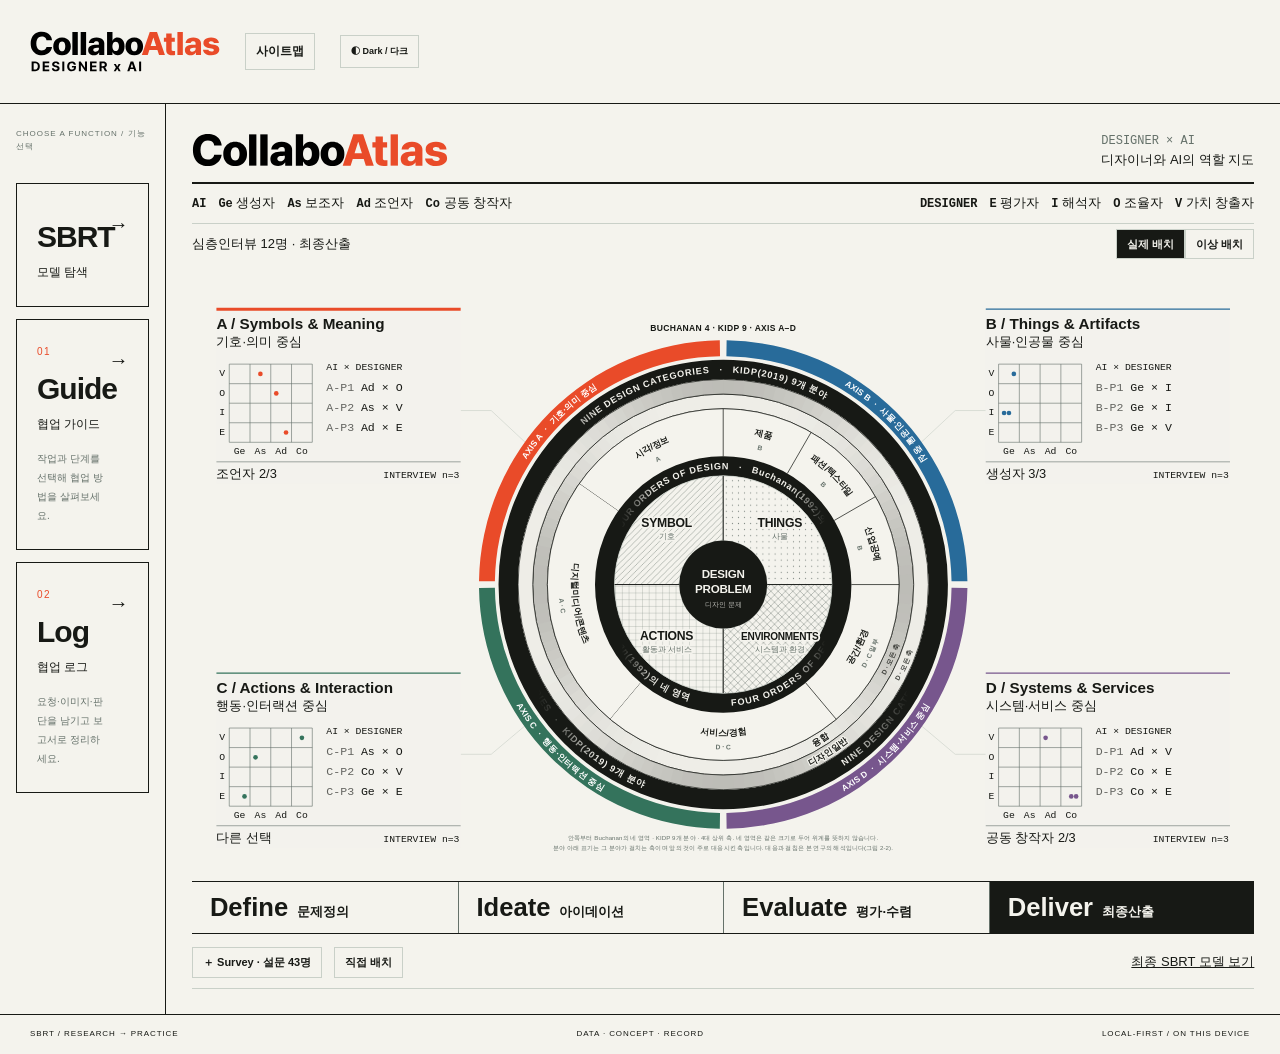
<file: index.html>
<!doctype html><html lang="ko"><head><!-- standalone-assets --><meta charset="utf-8"><meta name="viewport" content="width=device-width,initial-scale=1"><meta name="theme-color" content="#FAFAF6"><title>CollaboAtlas — 디자이너와 AI의 협업 지도</title><meta name="description" content="분야, 단계, 역할과 판단을 연결하는 SBRT 연구 아틀라스와 협업 기록 도구"><script src="js/theme.js"></script><link rel="stylesheet" href="css/atlas.css"></head><body><header><a href="#atlas" class="brand" aria-label="CollaboAtlas 전체 지도"><img class="custom-logo logo-light" src="assets/wordmark/CollaboAtlas_custom_header_light.svg" alt="CollaboAtlas — DESIGNER × AI"><img class="custom-logo logo-dark" src="assets/wordmark/CollaboAtlas_custom_header_dark.svg" alt="CollaboAtlas — DESIGNER × AI"></a><span class="header-context">ANATOMY OF<br>DESIGN COLLABORATION</span><div class="field-switch"><small>REFERENCE DOMAIN / 참고 분야</small><div id="field-switch"></div></div><button id="sitemap-open" type="button" aria-haspopup="dialog" aria-controls="sitemap-panel">사이트맵</button><button id="theme-toggle" type="button" aria-label="다크 모드로 전환" aria-pressed="false">◐ Dark / 다크</button></header><div class="app-shell"><aside><nav id="app-modes" aria-label="두 핵심 기능"></nav><div class="index-caption">INDEX / READ · EXPLORE · RECORD</div><nav id="navigation"></nav><div class="sidebar-note"><i></i>관계는 고정되지 않는다.<br>역할과 판단을 함께 읽는다.<small>SURVEY n=43 / INTERVIEWS n=12</small></div></aside><main id="main" tabindex="-1"><p class="loading">Loading the atlas / 연구 지도를 불러오는 중입니다.</p></main></div><footer><span>SBRT / RESEARCH → PRACTICE</span><span>DATA · CONCEPT · RECORD</span><span>LOCAL-FIRST / ON THIS DEVICE</span></footer><div id="toast" role="status" aria-live="polite"></div><dialog id="confirm-dialog" aria-labelledby="confirm-title"><h2 id="confirm-title"></h2><p id="confirm-body"></p><div class="button-row"><button id="confirm-cancel">Cancel / 취소</button><button id="confirm-apply" class="danger">확인한 범위 삭제</button></div></dialog><section id="report" hidden></section><input id="backup-input" type="file" accept="application/json,.json" hidden><script src="js/data.js"></script><script src="js/map07-data.js"></script><script src="js/storage.js"></script><script src="js/graphics.js"></script><script src="js/map07-graphics.js"></script><script src="js/app.js"></script><script src="js/compact.js"></script><script src="js/structure.js"></script><script src="js/inline-guide.js"></script><script src="js/map07-ui.js"></script><script src="js/exhibition.js"></script><script src="js/model-entry.js"></script><aside id="map-tip-card" role="status" hidden><b></b><p></p><small></small></aside><script src="js/map-tooltips.js"></script><dialog id="sitemap-panel" aria-labelledby="sitemap-title"><div class="sm-head"><h2 id="sitemap-title">Site map · 사이트맵</h2><form method="dialog"><button aria-label="사이트맵 닫기">닫기 ×</button></form></div><nav aria-label="전체 화면"></nav></dialog><script src="js/sitemap.js"></script><script src="js/motion.js"></script></body></html>
</file>
<file: css/atlas.css>
:root{--paper:#FAFAF6;--ink:#202823;--muted:#65716A;--line:#C9D0C8;--soft:#eef1e9;--accent:#E94B29}*{box-sizing:border-box}body{margin:0;background:var(--paper);color:var(--ink);font:13px/1.6 Arial,'Noto Sans CJK KR','Noto Sans KR',sans-serif}button,input,select,textarea{font:inherit;color:inherit}button,a,summary,input,select,textarea{touch-action:manipulation}button{cursor:pointer;border:1px solid var(--line);padding:9px 13px;background:transparent;font-size:11px;line-height:1.7}button:hover,.button:hover{border-color:var(--ink)}button:disabled{cursor:wait;opacity:.55}a{color:inherit}button:focus-visible,a:focus-visible,input:focus-visible,select:focus-visible,textarea:focus-visible,summary:focus-visible,[tabindex]:focus-visible{outline:2px solid var(--accent);outline-offset:3px}input,select,textarea{border:1px solid var(--line);padding:10px 12px;background:transparent;border-radius:0}textarea{resize:vertical;min-height:95px;line-height:1.8}input[type=checkbox]{accent-color:var(--ink)}label{font-size:10px;color:var(--muted)}label>input:not([type=checkbox]),label>select,label>textarea{display:block;width:100%;margin-top:7px;color:var(--ink);font-size:12px}img{max-width:100%}header{height:110px;padding:0 30px;display:flex;align-items:center;gap:28px;border-bottom:1px solid var(--ink)}.brand{text-decoration:none;font:bold 42px/.85 Arial,sans-serif;letter-spacing:-3px}.brand span{display:block;font:8px Arial,sans-serif;letter-spacing:1.7px;margin-top:12px}.header-context{font-size:9px;letter-spacing:1px;line-height:1.8;border-left:1px solid var(--line);padding-left:20px}.field-switch{margin-left:auto}.field-switch>small{font-size:8px;letter-spacing:1px;display:block;margin-bottom:8px}#field-switch{display:flex;gap:5px}#field-switch button{padding:3px 10px 3px 2px;display:flex;align-items:center;text-align:left;border-color:var(--line)}#field-switch button img{width:30px;height:36px;object-fit:contain}#field-switch button span b{font-size:10px;font-weight:500;color:var(--field)}#field-switch button span small{font-size:7px;display:block;color:var(--muted)}#field-switch button.selected{border-color:var(--field);background:#eff1e9}.archive-link{font-size:8px;letter-spacing:.8px;text-decoration:none;margin-left:5px}.archive-link small{font-size:8px;display:block;letter-spacing:0;color:var(--muted);margin-top:6px}.app-shell{display:grid;grid-template-columns:194px minmax(0,1fr);min-height:calc(100vh - 150px)}.app-shell>aside{border-right:1px solid var(--ink);padding:23px 16px;display:flex;flex-direction:column}.index-caption{font-size:7px;letter-spacing:.7px;color:var(--muted)}.nav-section{margin-top:21px}.nav-section>span{font-size:8px;letter-spacing:1.2px;color:#7d877b;display:block;margin:0 0 8px 9px}.nav-section a{display:block;text-decoration:none;border-left:1px solid var(--line);padding:9px 10px;position:relative}.nav-section a b{font-size:12px;font-weight:500;display:block;line-height:1.2}.nav-section a small{font-size:9px;display:block;color:var(--muted);margin-top:5px}.nav-section a.active{color:var(--paper);background:var(--ink);border-color:var(--ink)}.nav-section a.active small{color:#b8c2b7}.nav-section a.active:before{content:'';position:absolute;left:-16px;top:0;bottom:0;width:3px;background:var(--accent)}.sidebar-note{margin-top:auto;padding-top:30px;font-size:10px;line-height:1.9}.sidebar-note i{display:inline-block;width:5px;height:5px;background:var(--accent);border-radius:50%;margin-right:6px}.sidebar-note small{display:block;font-size:7px;letter-spacing:.5px;margin-top:17px;color:var(--muted)}main{min-width:0;padding:27px 33px 40px}.eyebrow{display:flex;justify-content:space-between;font-size:8px;letter-spacing:1.1px;gap:20px}.eyebrow>span:last-child{color:var(--muted)}.page-intro{display:flex;justify-content:space-between;align-items:flex-end;gap:35px;margin:25px 0 28px}.page-intro h1{font:500 clamp(39px,4.2vw,65px)/1.02 Arial,sans-serif;letter-spacing:-2.6px;margin:0}.page-intro h1 em{font-style:normal;color:var(--accent)}.page-intro h2{font-size:14px;font-weight:500;margin:16px 0 0;letter-spacing:-.4px}.page-intro>p{font-size:11px;line-height:1.9;color:var(--muted);max-width:305px;margin:0 0 3px}.status-tag{display:inline-block;font-size:8px;letter-spacing:.5px;border:1px solid var(--ink);padding:3px 6px;line-height:1.5}.status-tag.data{background:var(--ink);color:var(--paper)}.status-tag.concept{border-style:dashed;color:#65715f}.status-tag.record{border-color:var(--accent);color:var(--accent)}.reading-levels{display:grid;grid-template-columns:repeat(3,1fr);border-top:1px solid var(--ink);border-bottom:1px solid var(--line);padding:13px 0;gap:20px}.reading-levels>div{display:flex;align-items:center;gap:10px}.reading-levels>div>span:last-child{font-size:9px;color:var(--muted)}.atlas-tools{display:flex;justify-content:space-between;gap:12px;align-items:center;padding:18px 0 15px}.button-row{display:flex;gap:8px;align-items:center;flex-wrap:wrap}.button{display:inline-block;border:1px solid var(--line);padding:9px 13px;font-size:11px;text-decoration:none;line-height:1.7}.dark{background:var(--ink)!important;color:var(--paper)!important;border-color:var(--ink)!important}.check-label{display:flex;align-items:center;gap:6px;font-size:9px}.check-label input{margin:0}.atlas-tools button,.atlas-tools .button,.atlas-tools select{font-size:9px;padding:7px 9px}.atlas-layout{display:grid;grid-template-columns:minmax(0,1fr) 180px;gap:22px;border-top:1px solid var(--ink);padding-top:15px}.atlas-layout>section{min-width:0}.map-viewport{overflow:auto;scrollbar-color:#a6b19f var(--paper)}.dense-map{display:block;width:100%;min-width:880px;font-family:Arial,'Noto Sans CJK KR',sans-serif}.map-viewport.zoomed .dense-map{width:1800px;max-width:none}.dense-map text{fill:var(--ink)}.gserial{font-size:10px;letter-spacing:.8px}.stage-white{fill:#FAFAF6!important;font-size:15px;letter-spacing:.8px}.glabel{font-size:13px}.gfield{font-size:12px;fill:var(--field)!important;letter-spacing:.2px}.gtiny{font-size:9px;fill:var(--muted)!important}.gcode{font-size:10px;fill:var(--muted)!important}.construction{fill:none;stroke:#d4d9d0;stroke-width:.7}.gcell{fill:none;stroke:#aeb9ac;stroke-width:.8}.gcell.occupied{fill:#e9ede4}.gconverge{fill:none;stroke:var(--field,var(--accent));stroke-width:1.1}.gcount{fill:var(--field)!important;font-size:7px}.gpath{fill:none;stroke:var(--field);stroke-width:1.2}.gpoint{fill:var(--field);stroke:var(--field);stroke-width:1}.gpoint.hollow{fill:var(--paper)}.gpointlabel{fill:var(--field)!important;font-size:7px}.gunit{fill:var(--field)!important;font-size:9px}.map-muted{opacity:.17}.map-action,.map-point{cursor:pointer}.map-action:hover,.map-point:hover{opacity:.65}.shared-ribbon{stroke:var(--field);fill:none;opacity:.2}.point-detail{font-size:10px;min-height:44px;line-height:1.8;padding:12px 0;border-top:1px solid var(--line);color:var(--accent)}.map-legend{font-size:9px;line-height:1.9;color:var(--muted)}.map-legend p{margin:5px 0}.map-legend b{color:var(--ink);font-weight:500}.atlas-rail{padding-left:18px;border-left:1px solid var(--line)}.section-code{font-size:8px;letter-spacing:.7px}.atlas-rail h3{font:500 43px/1 Arial,sans-serif;letter-spacing:-2px;margin:15px 0}.atlas-rail h3 small{display:block;font-size:10px;letter-spacing:0;margin-top:9px}.atlas-rail p{font-size:9px;line-height:1.9;color:var(--muted)}.difference-grid{display:grid;grid-template-columns:1.7fr repeat(4,1fr);gap:5px 2px;margin:25px 0 15px;align-items:center}.difference-grid>span{font-size:9px;text-align:center;color:var(--muted)}.difference-grid>b{font-size:9px;font-weight:400}.difference-grid .difference-dot{font-size:11px;color:var(--muted)}.difference-grid .changed{color:var(--ink)}.rail-break{border-top:1px solid var(--line);margin:22px 0}.actor-mini{display:flex;align-items:center;justify-content:center}.actor-mini img{width:60px;height:70px}.actor-mini span{font-size:12px;color:var(--muted)}.text-link{font-size:10px;text-decoration:none;border-bottom:1px solid var(--line);padding-bottom:4px}.practice-flow{display:grid;grid-template-columns:repeat(6,1fr);gap:16px;border-top:1px solid var(--ink);margin-top:25px;padding-top:18px}.practice-flow span{font-size:8px;letter-spacing:.4px;border:1px solid var(--line);padding:12px 10px;position:relative}.practice-flow b{display:block;font-size:8px;font-weight:400;color:var(--muted);margin-bottom:7px}.practice-flow span:not(:last-child):after{content:'→';position:absolute;right:-13px;top:22px;color:#929d8b}.bottom-actions{display:flex;gap:10px;margin:25px 0;flex-wrap:wrap}.source-note{font-size:10px;line-height:1.9;color:var(--muted);margin:15px 0}.tab-strip{display:flex;border-top:1px solid var(--ink);border-bottom:1px solid var(--line);margin-bottom:25px;overflow:auto}.tab-strip button{border:0;border-right:1px solid var(--line);padding:14px 18px;white-space:nowrap;font-size:11px}.tab-strip .active{background:var(--ink);color:var(--paper)}.model-statement{max-width:850px;margin:25px 0 35px}.model-statement p{font-size:22px;line-height:1.9;letter-spacing:-.6px}.model-statement p+p{font-size:14px;color:var(--muted);letter-spacing:0}.three-principles{display:grid;grid-template-columns:repeat(3,1fr);border-top:1px solid var(--ink);gap:28px;padding-top:20px}.three-principles article>span{font-size:9px;letter-spacing:.8px;color:var(--muted)}h3 small{display:block;font-size:12px;font-weight:400;line-height:1.8;letter-spacing:0;margin-top:8px}.three-principles h3{font-size:24px;line-height:1.15;letter-spacing:-.7px;font-weight:500}.three-principles p{font-size:11px;line-height:1.9;color:var(--muted)}.non-inversion{display:flex;gap:35px;align-items:center;border-top:1px solid var(--line);border-bottom:1px solid var(--line);padding:30px 15px;margin:25px 0}.non-inversion>img{width:110px;height:110px;flex-shrink:0}.non-inversion>div{max-width:650px}.non-inversion span{font-size:9px;letter-spacing:1px}.non-inversion h3{font-size:30px;font-weight:500;line-height:1.1;letter-spacing:-.7px;margin:16px 0}.non-inversion p{font-size:12px;line-height:1.9;color:var(--muted)}.stage-definition-grid{display:grid;grid-template-columns:repeat(4,1fr);gap:25px;margin:25px 0}.stage-definition-grid img{width:110px;height:110px;display:block}.stage-definition-grid article{border-top:1px solid var(--line);padding:20px 0}.stage-definition-grid span{font-size:9px;color:var(--muted)}.stage-definition-grid h3{font-size:25px;font-weight:500;margin:10px 0}.stage-definition-grid p{font-size:12px;line-height:1.9;color:var(--muted)}.explanation{max-width:850px;margin:25px 0}.explanation h3{font-size:22px;font-weight:500}.explanation p,.body-copy{font-size:12px;line-height:1.9;color:var(--muted)}.missing-evidence{border:1px dashed #9faa99;padding:20px 24px;margin:25px 0;max-width:1000px}.missing-evidence>b{font-size:11px;font-weight:500;letter-spacing:.5px}.missing-evidence p{font-size:11px;line-height:1.9;color:var(--muted);margin-bottom:0}.provenance-chain{display:flex;align-items:center;gap:22px;border-top:1px solid var(--line);border-bottom:1px solid var(--line);padding:25px 0;margin:25px 0}.provenance-chain>span{font-size:19px;font-weight:500;flex:1}.provenance-chain small{display:block;font-size:11px;font-weight:400;color:var(--muted);margin-top:8px}.provenance-chain>b{font-size:16px;font-weight:400;color:var(--muted)}.domain-grid{display:grid;grid-template-columns:repeat(4,1fr);margin:25px 0;border-top:1px solid var(--ink);border-bottom:1px solid var(--ink)}.domain-grid article{padding:15px 18px 20px;border-right:1px solid var(--line);display:flex;flex-direction:column}.domain-grid article:first-child{padding-left:0}.domain-grid article:last-child{border-right:0;padding-right:0}.domain-head{border:0;padding:0;display:flex;align-items:center;text-align:left;gap:5px}.domain-head img{width:75px;height:100px;flex-shrink:0}.domain-head b{font-size:16px;font-weight:500;line-height:1.2;display:block;color:var(--field);letter-spacing:-.4px}.domain-head small{font-size:11px;display:block;margin-top:8px}.domain-grid h4{font-size:14px;line-height:1.8;font-weight:500;letter-spacing:-.3px}.domain-grid p{font-size:10px;line-height:1.9;color:var(--muted)}.domain-grid article>button:last-child{font-size:10px;text-align:left;padding:14px 0 0;border:0;border-top:1px solid var(--line);margin-top:20px;color:var(--field)}.concept-caption{font-size:9px;line-height:1.8;color:var(--muted);margin-top:auto}.section-heading{display:flex;justify-content:space-between;align-items:center;gap:18px;border-top:1px solid var(--ink);padding-top:16px;margin:22px 0 18px}.section-heading>span:first-child{font-size:9px;letter-spacing:.7px}.comparison-pairs{display:grid;grid-template-columns:repeat(4,1fr);gap:22px;border-bottom:1px solid var(--ink);padding-bottom:24px}.comparison-pairs section{min-width:0;border-right:1px solid var(--line);padding-right:18px}.comparison-pairs section:last-child{border:0;padding-right:0}.comparison-pairs h3{font-size:16px;font-weight:500;color:var(--field)}.matrix-label{font-size:8px;letter-spacing:.5px;color:var(--muted);border-top:1px solid var(--line);padding-top:10px;margin-top:12px}.single-matrix{width:100%;display:block;overflow:visible}.comparison-pairs button{font-size:9px;border:0;border-top:1px solid var(--line);padding:12px 0;color:var(--field);width:100%;text-align:left}.hypothesis{border-top:1px solid var(--ink);padding:25px 0;margin-top:30px}.hypothesis h3{font-size:30px;font-weight:500;letter-spacing:-1px}.hypothesis p{font-size:12px;line-height:1.9;color:var(--muted)}.loop-diagram{display:flex;align-items:center;gap:18px;margin:25px 0}.loop-diagram span{border:1px solid var(--line);padding:18px 13px;font-size:12px;flex:1}.loop-diagram>b{font-weight:400;color:var(--muted)}.actor-legend{display:flex;align-items:center;gap:25px;padding:25px 0;border-top:1px solid var(--ink);border-bottom:1px solid var(--line);margin:25px 0 30px}.actor-legend>div{flex:1}.actor-legend img{height:100px;width:100px;object-fit:contain;display:block;margin:0 auto 15px}.actor-legend b{display:block;font-size:14px;font-weight:500;text-align:center}.actor-legend p{font-size:11px;line-height:1.9;color:var(--muted)}.actor-legend>span{color:var(--muted);font-size:20px}.role-tabs{display:grid;grid-template-columns:repeat(4,1fr);border-bottom:1px solid var(--line);margin-bottom:25px}.role-tabs button{text-align:left;border:0;padding:13px 16px;border-top:1px solid var(--line);border-right:1px solid var(--line)}.role-tabs button.active{background:#e8ece3;box-shadow:inset 0 2px var(--accent)}.role-tabs span{font-size:9px;color:var(--muted)}.role-tabs b{font-size:16px;font-weight:500;display:block;margin:5px 0}.role-tabs small{font-size:11px;display:block}.role-explainer{max-width:1000px;padding:0 20px 25px}.role-explainer>img{display:block;width:100%;max-height:490px;object-fit:contain;margin:25px auto}.role-explainer p{font-size:12px;line-height:1.9;color:var(--muted)}.guide-flow-labels{display:flex;gap:20px;align-items:center;flex-wrap:wrap;border-top:1px solid var(--ink);border-bottom:1px solid var(--line);padding:12px 0;font-size:8px;letter-spacing:.7px}.guide-flow-labels b{font-weight:400;color:var(--muted)}.guide-main{display:grid;grid-template-columns:1fr 1.15fr;gap:35px}.guide-main>section{min-width:0}.guide-main .section-heading{flex-wrap:wrap;border-top:0}.survey-line{display:flex;gap:13px;align-items:center;padding:15px 0;border-top:1px solid var(--line);border-bottom:1px solid var(--line)}.survey-line>div{flex:1;min-width:0}.survey-line small{font-size:9px;color:var(--muted)}.survey-line p{font-size:13px;font-weight:500;line-height:1.9;margin:6px 0}.survey-line>span{color:var(--accent)}.tie{font-size:9px;color:var(--muted)}.guide-matrices{display:grid;grid-template-columns:1fr 1fr;gap:20px}.guide-matrices b{font-size:9px;font-weight:500;letter-spacing:.6px}.role-selects{display:grid;grid-template-columns:1fr 1fr;gap:15px}.metaphor{font-size:25px;line-height:1.6;font-weight:500;letter-spacing:-.7px;margin:25px 0 13px}.module-actors{display:flex;align-items:center;gap:4px;padding:12px 0;border-top:1px solid var(--line);border-bottom:1px solid var(--line);margin-top:23px}.module-actors>img{width:55px;height:65px}.module-actors>span{font-size:10px}.module-actors>span small{display:block;font-size:9px;color:var(--muted)}.module-object{flex:1;min-width:80px;text-align:center;position:relative;margin:0 6px;border-left:1px solid var(--line);border-right:1px solid var(--line);padding:0 6px}.module-object img{width:40px;height:50px;display:block;margin:auto}.module-object b{font-size:9px;font-weight:500;display:block}.module-object small{font-size:8px;color:var(--muted)}.action-diagrams{display:grid;grid-template-columns:1fr;gap:15px;padding:20px 0}.action-diagrams img{width:100%;max-height:220px;object-fit:contain}.guide-bottom{display:grid;grid-template-columns:1fr 1fr;gap:35px}.guide-bottom blockquote{font-size:13px;line-height:2;border-left:2px solid var(--accent);margin:20px 0;padding:10px 18px;white-space:pre-wrap}.guide-bottom h3{font-size:22px;line-height:1.7;letter-spacing:-.6px;font-weight:500}.guide-bottom>section>p{font-size:12px;line-height:1.9;color:var(--muted)}.stage-autonomy{display:flex;align-items:center;gap:25px;padding:18px 0;border-top:1px solid var(--line);margin-top:30px}.stage-autonomy>span{font-size:9px;letter-spacing:.5px}.stage-autonomy strong{font-size:29px;font-weight:500;letter-spacing:-1px}.stage-autonomy strong small{font-size:12px;letter-spacing:0;color:var(--muted)}.stage-autonomy p{font-size:10px;line-height:1.8;color:var(--muted)}.evidence-columns{display:grid;grid-template-columns:repeat(3,1fr);gap:30px;border-top:1px solid var(--ink);padding-top:25px}.evidence-columns>article{border-right:1px solid var(--line);padding-right:25px}.evidence-columns>article:last-child{border:0;padding:0}.evidence-columns h3{font:500 55px/1.1 Arial,sans-serif;letter-spacing:-2px;margin:22px 0}.evidence-columns h3 small{font-size:11px;letter-spacing:0;line-height:1.8;margin-top:13px}.evidence-columns p{font-size:11px;line-height:1.95;color:var(--muted)}.evidence-columns .small-metric{font-size:31px;letter-spacing:-.9px}.autonomy-table{border-top:1px solid var(--line);margin:20px 0}.autonomy-table>div{display:flex;justify-content:space-between;align-items:center;padding:12px 0;border-bottom:1px solid var(--line)}.autonomy-table>div>span{font-size:12px}.autonomy-table small{font-size:9px;display:block;color:var(--muted)}.autonomy-table b{font-size:22px;font-weight:500}.autonomy-table b small{display:inline;font-size:10px;margin-left:4px}.line-grammar{margin:30px 0}.line-grammar h3{font-size:23px;font-weight:500}.line-grammar table{width:100%;border-collapse:collapse}.line-grammar th,.line-grammar td{font-size:11px;text-align:left;padding:15px 13px;border-bottom:1px solid var(--line);font-weight:400}.line-grammar th{background:var(--soft)}.storage-note{border-top:1px solid var(--ink);border-bottom:1px solid var(--line);padding:13px 0;margin-bottom:20px}.storage-note>span{font-size:9px;letter-spacing:.6px}.storage-note p{font-size:10px;color:var(--muted);margin:6px 0 0}.storage-note.error{color:#9b3c2f}.project-picker{display:flex;align-items:flex-end;gap:15px;margin:20px 0}.project-picker label{min-width:250px;flex:1}.project-picker select{font-size:14px}.project-editor{border-top:1px solid var(--line);border-bottom:1px solid var(--line);padding:17px 0;margin:20px 0}.project-editor summary,.entry-details summary,.timeline-entry summary{font-size:11px;cursor:pointer}.project-editor form{padding-top:20px}.form-grid{display:grid;grid-template-columns:1fr 1fr;gap:20px;margin:15px 0 20px}.project-editor textarea{min-height:80px}.project-editor .button-row{margin-top:20px}.record-project-title{display:flex;align-items:center;justify-content:space-between;gap:30px;margin:30px 0}.record-project-title span{font-size:9px;letter-spacing:.8px;color:var(--accent)}.record-project-title h3{font-size:28px;font-weight:500;letter-spacing:-.7px;margin:8px 0}.record-project-title p{font-size:11px;color:var(--muted);max-width:650px}.record-stage-tabs{display:grid;grid-template-columns:repeat(4,1fr);border-top:1px solid var(--ink);border-bottom:1px solid var(--ink);margin:25px 0}.record-stage-tabs button{border:0;border-right:1px solid var(--line);padding:10px 12px;display:flex;align-items:center;gap:10px;text-align:left}.record-stage-tabs button:last-child{border:0}.record-stage-tabs button.active{background:var(--soft);box-shadow:inset 0 -2px var(--accent)}.record-stage-tabs img{width:45px;height:50px;object-fit:contain}.record-stage-tabs span{font-size:12px}.record-stage-tabs small{font-size:9px;display:block;color:var(--muted);margin-top:5px}.record-composer{padding:20px 0;border-bottom:1px solid var(--ink)}.record-composer h3{font-size:24px;font-weight:500;letter-spacing:-.5px;margin:14px 0 24px}.entry-details{border-top:1px solid var(--line);padding-top:15px;margin:20px 0}.entry-details .source-note{font-size:9px}.image-input{border-top:1px solid var(--line);padding-top:20px;margin:25px 0}.image-input>label{display:block;margin-bottom:10px}.image-input>input{max-width:100%;font-size:11px}.draft-images{display:grid;grid-template-columns:repeat(4,1fr);gap:18px;margin-top:18px}.draft-images figure{margin:0}.draft-images figure>img{width:100%;height:130px;object-fit:contain;background:var(--soft);border:1px solid var(--line)}.draft-images label{display:block;margin-top:10px;font-size:9px}.draft-images input,.draft-images select{font-size:10px;padding:8px}.draft-images button{border:0;padding:8px 0;font-size:9px}.composer-status{font-size:10px;color:var(--muted)}.record-timeline{margin-top:30px}.record-timeline .section-heading select{font-size:10px;max-width:180px}.timeline-entry{border-top:1px solid var(--line);padding:22px 0}.entry-heading{display:flex;align-items:center;gap:10px;flex-wrap:wrap}.entry-heading>span{font-size:11px;color:var(--accent)}.entry-heading time{font-size:9px;color:var(--muted);margin-left:auto}.entry-heading button{border:0;font-size:9px;padding:5px}.entry-roles{display:flex;gap:10px;align-items:center;margin:13px 0;font-size:11px}.entry-roles b{font-weight:400;color:var(--muted)}.entry-copy{display:grid;grid-template-columns:1fr 1fr;gap:25px}.entry-copy small{font-size:8px;letter-spacing:.7px;color:var(--muted)}.entry-copy p{font-size:12px;white-space:pre-wrap;overflow-wrap:anywhere;line-height:1.9}.entry-image-strip{display:flex;gap:15px;overflow:auto;margin:18px 0}.entry-image-strip figure{margin:0;flex:0 0 190px}.entry-image-strip img{width:190px;height:150px;object-fit:contain;background:var(--soft);border:1px solid var(--line)}figcaption{font-size:9px;color:var(--muted);line-height:1.7;margin-top:7px}.timeline-entry details{margin-top:15px}.timeline-entry dl,.report-entry dl{font-size:11px;line-height:1.9}.timeline-entry dt,.report-entry dt{font-size:9px;letter-spacing:.4px;color:var(--muted);margin-top:15px}.timeline-entry dd,.report-entry dd{margin:5px 0;white-space:pre-wrap;overflow-wrap:anywhere}.export-panel{display:grid;grid-template-columns:1fr 1.25fr;gap:35px;padding:25px 0;border-top:1px solid var(--ink);border-bottom:1px solid var(--line);margin:30px 0}.export-panel>div>span{font-size:8px;letter-spacing:.8px}.export-panel h3{font-size:25px;font-weight:500;letter-spacing:-.5px;margin:12px 0}.export-panel p{font-size:11px;line-height:1.9;color:var(--muted)}.export-controls{display:flex;flex-direction:column;gap:13px;justify-content:center}.export-controls .button-row{margin-top:10px}.reset-area p{font-size:10px;color:var(--muted)}.danger,.text-danger{color:#9a3f30!important;border-color:#b9887d!important}.empty-state{padding:35px 20px;border:1px dashed #a7b1a0;color:var(--muted);font-size:12px;line-height:1.9;margin:25px 0}.download-grid{display:grid;grid-template-columns:repeat(3,1fr);gap:28px;border-top:1px solid var(--ink);padding-top:25px}.download-grid article{border-right:1px solid var(--line);padding-right:25px}.download-grid article:last-child{border:0;padding:0}.download-grid article>span{font-size:9px;letter-spacing:.6px;color:var(--muted)}.download-grid h3{font-size:33px;font-weight:500;letter-spacing:-.8px}.download-grid p{font-size:11px;line-height:1.9;color:var(--muted)}.asset-plates{display:grid;grid-template-columns:1fr 1fr;gap:30px;margin:35px 0}.asset-plates figure{margin:0;border-top:1px solid var(--line);padding-top:20px}.asset-plates img{width:100%;max-height:650px;object-fit:contain}.asset-plates figcaption{font-size:10px;margin-top:16px}footer{border-top:1px solid var(--ink);padding:13px 30px;display:flex;justify-content:space-between;font-size:8px;letter-spacing:.9px;gap:20px}#toast{position:fixed;left:50%;bottom:25px;transform:translate(-50%,20px);z-index:100;background:var(--ink);color:var(--paper);padding:14px 22px;font-size:12px;max-width:600px;width:max-content;max-width:calc(100vw - 35px);opacity:0;pointer-events:none;transition:opacity .2s,transform .2s}#toast.visible{opacity:1;transform:translate(-50%,0)}dialog{border:1px solid var(--ink);background:var(--paper);color:var(--ink);max-width:550px;width:calc(100vw - 40px);padding:28px}dialog::backdrop{background:#20282366}dialog h2{font-size:23px;font-weight:500;letter-spacing:-.5px}dialog p{font-size:12px;line-height:1.95;margin:20px 0 25px}.report-open{overflow:hidden}#report{position:fixed;inset:0;z-index:50;background:#e9ede4;overflow:auto;padding:25px}#report[hidden]{display:none}.report-tools{display:flex;gap:12px;align-items:center;flex-wrap:wrap;max-width:900px;margin:0 auto 20px}.report-tools p{font-size:10px;color:var(--muted);flex-basis:100%}.report-document{background:#fff;padding:50px;max-width:900px;margin:auto}.report-document h1{font-size:33px;font-weight:500;letter-spacing:-1px;overflow-wrap:anywhere}.report-document>p{font-size:12px;line-height:1.9;white-space:pre-wrap}.report-stage{border-top:1px solid var(--ink);padding-top:20px;margin-top:30px}.report-stage h2{font-size:22px;font-weight:500}.report-entry{border-top:1px solid var(--line);padding-top:15px;margin-top:25px}.report-entry h3{font-size:12px;font-weight:500;margin-top:20px}.report-entry>p{font-size:12px;line-height:1.9;white-space:pre-wrap;overflow-wrap:anywhere}.report-images{display:grid;grid-template-columns:1fr 1fr;gap:20px;margin-top:20px}.report-images figure{margin:0;break-inside:avoid}.report-images img{width:100%;max-height:300px;object-fit:contain}.loading{font-size:12px;color:var(--muted);padding:50px 0}
@media(min-width:1600px){main{padding:32px 48px}.atlas-layout{grid-template-columns:minmax(0,1fr) 205px;gap:30px}.page-intro h1{font-size:72px}.dense-map{min-width:1100px}}@media(max-width:1250px){.header-context{display:none}header{gap:20px}.archive-link{display:none}.page-intro{align-items:flex-start;flex-direction:column;gap:18px}.page-intro>p{max-width:100%;margin:0}.page-intro>p br{display:none}.reading-levels>div{align-items:flex-start;flex-direction:column;gap:7px}.atlas-tools{align-items:flex-start;flex-direction:column}.atlas-layout{grid-template-columns:minmax(0,1fr) 155px;gap:15px}.atlas-rail{padding-left:12px}.guide-main{grid-template-columns:1fr}.action-diagrams{grid-template-columns:1fr 1fr}.domain-head{display:block}.domain-head img{width:80px;height:95px}.domain-head b{font-size:16px}.domain-grid{gap:0}.domain-grid article{padding:15px 12px 20px}.evidence-columns{gap:20px}.evidence-columns>article{padding-right:18px}.stage-definition-grid{gap:18px}.practice-flow{gap:12px}.practice-flow span{padding:10px 7px;font-size:7px}.practice-flow span:not(:last-child):after{right:-11px}}@media(max-width:1000px){.app-shell{grid-template-columns:165px minmax(0,1fr)}.app-shell>aside{padding:22px 12px}.nav-section a.active:before{left:-12px}main{padding:24px 22px 35px}.nav-section a b{font-size:11px}.index-caption{font-size:6px}.sidebar-note{font-size:9px}.page-intro h1{font-size:48px}.atlas-layout{grid-template-columns:1fr}.atlas-rail{border-left:0;border-top:1px solid var(--line);padding:20px 0;display:grid;grid-template-columns:1fr 1fr;gap:10px 25px}.atlas-rail>.section-code:first-child,.atlas-rail>h3,.atlas-rail>.difference-grid{grid-column:1}.atlas-rail .difference-grid{max-width:250px}.atlas-rail>.rail-break{display:none}.atlas-rail>.section-code:nth-of-type(2){grid-column:2;grid-row:1}.atlas-rail>.actor-mini{grid-column:2;grid-row:2}.atlas-rail>.actor-mini+p{grid-column:2;grid-row:3}.atlas-rail>.text-link{grid-column:2}.atlas-rail .section-code:last-of-type{grid-column:1/-1}.atlas-rail .section-code:last-of-type+p{grid-column:1/-1}.domain-grid{grid-template-columns:1fr 1fr}.domain-grid article{border-bottom:1px solid var(--line);padding:15px 15px 20px!important}.domain-grid article:nth-child(2){border-right:0}.domain-head{display:flex}.comparison-pairs{grid-template-columns:1fr 1fr;gap:25px}.comparison-pairs section:nth-child(2){border:0}.evidence-columns{grid-template-columns:1fr}.evidence-columns>article{border:0;border-bottom:1px solid var(--line);padding:0 0 25px}.evidence-columns .autonomy-table{max-width:550px}.evidence-columns h3{font-size:45px}.download-grid{grid-template-columns:1fr}.download-grid article{border:0;border-bottom:1px solid var(--line);padding:0 0 25px}.download-grid h3{margin:15px 0}.draft-images{grid-template-columns:1fr 1fr}.record-stage-tabs img{width:35px;height:45px}.record-stage-tabs button{padding:8px}.record-stage-tabs span{font-size:11px}.record-stage-tabs small{font-size:8px}.export-panel{grid-template-columns:1fr;gap:15px}.asset-plates{grid-template-columns:1fr}.asset-plates img{max-height:none}.provenance-chain{flex-wrap:wrap;gap:15px}.provenance-chain>span{min-width:110px;font-size:16px}.stage-definition-grid{grid-template-columns:1fr 1fr}.non-inversion{padding:25px 0;gap:18px}.non-inversion>img{width:75px;height:85px}.non-inversion h3{font-size:25px}.guide-bottom{grid-template-columns:1fr;gap:10px}.three-principles{gap:18px}.three-principles h3{font-size:21px}.loop-diagram{flex-wrap:wrap}.loop-diagram>span{min-width:150px}.module-actors>img{width:70px;height:80px}.actor-legend{gap:15px}.actor-legend p{font-size:10px}}@media(max-width:700px){header{height:auto;min-height:130px;flex-wrap:wrap;padding:20px;gap:20px}.brand{font-size:37px}.field-switch{margin:0;flex:1;min-width:250px}.field-switch>small{font-size:7px}#field-switch{display:grid;grid-template-columns:1fr 1fr;gap:4px}#field-switch button{padding:4px 6px 4px 0;min-height:42px}#field-switch button img{height:32px;width:26px}#field-switch button span b{font-size:9px}#field-switch button span small{font-size:6px}.app-shell{display:block}.app-shell>aside{border-right:0;border-bottom:1px solid var(--line);padding:10px 0}.index-caption,.sidebar-note{display:none}#navigation{display:flex;overflow:auto;gap:12px;padding:0 15px}.nav-section{margin:0;display:flex;gap:2px;flex-shrink:0}.nav-section>span{font-size:7px;writing-mode:vertical-rl;margin:0 5px 0 0;letter-spacing:.5px}.nav-section a{min-width:100px;padding:10px 9px}.nav-section a.active:before{display:none}.nav-section a b{font-size:10px}.nav-section a small{font-size:8px}main{padding:22px 20px 30px}.eyebrow{font-size:7px;letter-spacing:.5px}.eyebrow>span:last-child{display:none}.page-intro{margin:22px 0 24px}.page-intro h1{font-size:43px;letter-spacing:-2px}.page-intro h2{font-size:13px;line-height:1.8}.page-intro>p{font-size:11px}.reading-levels{gap:10px}.reading-levels>div>span:last-child{font-size:8px;line-height:1.8}.status-tag{font-size:7px;padding:3px 5px}.atlas-tools .button-row{gap:7px}.atlas-tools .button{font-size:8px}.dense-map{min-width:1000px}.map-viewport.zoomed .dense-map{width:1800px}.atlas-rail{display:block}.atlas-rail>.rail-break{display:block}.atlas-rail .difference-grid{max-width:280px}.actor-mini{justify-content:flex-start}.practice-flow{grid-template-columns:repeat(3,1fr);gap:12px}.practice-flow span{font-size:8px;padding:12px 10px}.practice-flow span:nth-child(3):after{display:none}.bottom-actions{flex-direction:column}.three-principles{grid-template-columns:1fr;gap:15px}.three-principles article{border-bottom:1px solid var(--line);padding-bottom:15px}.model-statement p{font-size:19px;line-height:1.9}.model-statement p+p{font-size:12px}.non-inversion{flex-wrap:wrap;gap:15px}.non-inversion>div{order:3;flex-basis:100%}.non-inversion>img{width:90px}.non-inversion>img:last-child{margin-left:auto}.tab-strip button{font-size:10px;padding:13px}.domain-grid article{padding:12px 12px 18px!important}.domain-head{display:block}.domain-head b{font-size:15px}.domain-grid h4{font-size:13px}.domain-grid p{font-size:10px}.domain-grid article>button:last-child{font-size:9px}.section-heading{align-items:flex-start;flex-direction:column;gap:12px}.section-heading>span:first-child{font-size:8px;line-height:1.8}.comparison-pairs{gap:15px}.comparison-pairs section{padding-right:10px}.comparison-pairs h3{font-size:13px}.comparison-pairs button{font-size:9px}.actor-legend{flex-wrap:wrap;gap:10px}.actor-legend>div{min-width:80px}.actor-legend>span{font-size:13px}.actor-legend img{width:70px;height:80px}.actor-legend b{font-size:10px}.actor-legend p{font-size:9px}.role-tabs button{padding:12px 8px}.role-tabs b{font-size:12px;overflow-wrap:anywhere}.role-tabs small{font-size:10px}.role-tabs span{font-size:8px}.role-explainer{padding:0 0 20px}.role-explainer p{font-size:11px}.guide-flow-labels{gap:10px;font-size:7px}.guide-main{gap:15px}.survey-line p{font-size:11px}.survey-line{gap:8px}.guide-matrices{gap:12px}.role-selects{grid-template-columns:1fr;gap:12px}.metaphor{font-size:22px}.module-actors{flex-wrap:wrap;justify-content:center}.module-actors>img{width:50px;height:60px}.module-object{min-width:120px}.module-actors>span{font-size:9px}.action-diagrams{grid-template-columns:1fr;gap:20px}.guide-bottom blockquote{font-size:12px;padding:8px 14px}.guide-bottom h3{font-size:20px}.stage-autonomy{flex-wrap:wrap;gap:10px 20px}.stage-autonomy p{flex-basis:100%;margin:0}.form-grid{grid-template-columns:1fr;gap:15px}.project-picker{align-items:stretch;flex-direction:column}.project-picker label{min-width:0}.record-project-title{align-items:flex-start;flex-direction:column;gap:10px}.record-project-title h3{font-size:25px}.record-stage-tabs{grid-template-columns:1fr 1fr}.record-stage-tabs button{border-bottom:1px solid var(--line)}.record-stage-tabs button:nth-child(2){border-right:0}.record-stage-tabs img{width:43px;height:50px}.record-stage-tabs span{font-size:12px}.record-stage-tabs small{font-size:9px}.record-composer h3{font-size:21px}.entry-heading{gap:7px}.entry-heading time{margin-left:0;flex-basis:100%}.entry-copy{grid-template-columns:1fr;gap:7px}.entry-roles{font-size:10px;flex-wrap:wrap}.draft-images{gap:12px}.draft-images figure>img{height:110px}.draft-images input,.draft-images select{font-size:10px;padding:7px}.entry-image-strip figure{flex-basis:150px}.entry-image-strip img{width:150px;height:130px}.reset-area .button-row{align-items:stretch;flex-direction:column}.line-grammar table{display:block;overflow:auto}.line-grammar th,.line-grammar td{font-size:10px;min-width:110px;padding:12px 10px}.line-grammar h3{font-size:20px}.evidence-columns h3{font-size:40px}.download-grid h3{font-size:29px}.asset-plates{gap:20px}.report-document{padding:25px}.report-document h1{font-size:26px}.report-images{grid-template-columns:1fr}#report{padding:15px}footer{padding:13px 20px;font-size:7px}footer span:last-child{display:none}}
@media(prefers-reduced-motion:reduce){*{scroll-behavior:auto!important;transition:none!important;animation:none!important}}
@media print{@page{size:A4;margin:15mm}body{background:#fff!important;font-size:11px}.report-open>header,.report-open>.app-shell,.report-open>footer,#toast,dialog,.report-tools,#backup-input{display:none!important}.report-open{overflow:visible}#report{display:block!important;position:static!important;overflow:visible;padding:0;background:#fff}.report-document{max-width:none;padding:0;margin:0}.report-document h1{font-size:25px}.report-stage h2{font-size:19px;break-after:avoid}.report-entry h3{break-after:avoid}.report-entry>p{font-size:11px}.report-images{display:grid;grid-template-columns:1fr 1fr;gap:12px}.report-images img{max-height:200px}.report-images figure{break-inside:avoid}.report-document .source-note{font-size:9px}#report[hidden]{display:none!important}body:not(.report-open) #report{display:none!important}}

/* Return to the bold, bright typographic direction of the first edition. */
.page-intro h1{font-weight:800;letter-spacing:-3px}
.page-intro h1 em{font-weight:800}
.page-intro h2{font-weight:600}
.nav-section a b,#field-switch button span b{font-weight:700}
.three-principles h3,.non-inversion h3,.stage-definition-grid h3,.domain-head b,.role-tabs b,.metaphor,.guide-bottom h3,.record-project-title h3,.record-composer h3,.export-panel h3,.download-grid h3,.line-grammar h3{font-weight:700}
button,.button{font-weight:600}
@media(max-width:700px){.page-intro h1{letter-spacing:-2px}}
/* Compact editorial presentation */
:root{--paper:#f4f3ed;--ink:#171915}
header{height:100px}.brand{font-size:43px;font-weight:900}.header-context{display:none}.app-shell{grid-template-columns:210px minmax(0,1fr)}main{padding:30px 40px 38px}.index-caption{font-size:8px;letter-spacing:1px;margin-bottom:24px}.simple-nav a{display:block;text-decoration:none;border-top:1px solid var(--line);padding:13px 12px;position:relative}.simple-nav a:last-child{border-bottom:1px solid var(--line)}.simple-nav a b{display:block;font-size:13px;font-weight:700}.simple-nav a small{font-size:10px;display:block;margin-top:4px;color:var(--muted)}.simple-nav a.active{background:var(--ink);color:var(--paper);border-color:var(--ink)}.simple-nav a.active small{color:#bbc1b5}.simple-nav a.active:before{content:'';position:absolute;left:-16px;top:0;bottom:0;width:3px;background:var(--accent)}.page-intro{margin:25px 0 32px}.page-intro h1{font-size:clamp(44px,5vw,76px);font-weight:800;line-height:1;letter-spacing:-3.5px}.page-intro h2{font-size:15px;font-weight:500;margin-top:18px}.page-intro>p{max-width:285px;font-size:12px}.eyebrow{font-size:8px}.eyebrow>span:last-child{display:none}.compact-field-title{display:flex;align-items:center;justify-content:space-between;gap:20px;border-top:1px solid var(--ink);padding:10px 0;border-bottom:1px solid var(--line)}.compact-field-title>div:first-child{display:flex;align-items:center;gap:12px}.compact-field-title img{width:37px;height:48px;object-fit:contain}.compact-field-title b{font-size:13px;color:var(--accent)}.compact-field-title small{display:block;font-size:10px;color:var(--muted);margin-top:4px}.compact-field-title button{font-size:11px;padding:7px 12px}.compact-field-title button small{font-size:9px;color:inherit;margin:0;opacity:.7}.compact-map-scroll{overflow:auto;padding:20px 0 0}.field-overview{display:block;width:100%;min-width:630px}.overview-stage{font:700 18px Arial,sans-serif;fill:var(--ink)}.overview-ko{font-size:10px;fill:var(--muted)}.overview-code{font-size:9px;fill:var(--muted)}.overview-path{stroke:var(--accent);fill:none;stroke-width:1.3;opacity:.8}.overview-point{fill:var(--accent);stroke:var(--accent);stroke-width:1}.overview-point.hollow{fill:var(--paper)}.overview-point-label{font-size:7px;fill:var(--accent)}.compact-route-links{display:grid;grid-template-columns:repeat(4,1fr);border-top:1px solid var(--ink);margin:15px 0 30px}.compact-route-links a{padding:18px 15px 18px 0;margin-right:15px;border-right:1px solid var(--line);text-decoration:none}.compact-route-links a:last-child{border:0;margin:0}.compact-route-links span{font-size:9px;color:var(--muted)}.compact-route-links h3{font-size:24px;letter-spacing:-.6px;margin:9px 0;font-weight:700}.compact-route-links small{font-size:11px;color:var(--muted)}.quiet-details{border-top:1px solid var(--line);padding:16px 0;font-size:11px}.quiet-details summary{cursor:pointer;font-size:11px;font-weight:500;line-height:1.8}.quiet-details[open]>summary{margin-bottom:22px}.quiet-details .page-intro h1{font-size:32px;letter-spacing:-1px}.quiet-details .page-intro>p{font-size:11px}.quiet-source{border-top:1px solid var(--ink);padding-top:15px;margin-top:20px;font-size:9px;color:var(--muted);display:flex;justify-content:space-between;gap:20px}.quiet-source a{text-decoration:none}.compact-guide{display:grid;grid-template-columns:1.3fr 1fr;gap:40px;border-top:1px solid var(--ink);padding-top:22px}.compact-relation{min-width:0}.compact-actor-pair{display:flex;align-items:center;justify-content:space-around;gap:15px;margin:24px 0}.compact-actor-pair>div{text-align:center}.compact-actor-pair img{width:85px;height:100px;display:block;margin:auto}.compact-actor-pair b{font-size:14px;display:block;font-weight:700}.compact-actor-pair small{font-size:10px;color:var(--muted);display:block;margin-top:4px}.compact-actor-pair>span{font-size:24px;text-align:center;flex:1;color:var(--muted)}.compact-actor-pair>span small{font-size:9px;max-width:150px;margin:8px auto 0;line-height:1.8}.compact-relation .metaphor{font-size:25px;font-weight:700;line-height:1.5;margin-top:25px}.compact-relation .body-copy{font-size:12px}.compact-evidence .matrix-label{border:0;margin-top:0}.compact-evidence .single-matrix{max-width:370px;margin:0 auto}.compact-evidence{min-width:0}.compact-ask{border-top:1px solid var(--ink);padding:22px 0;margin-top:25px}.compact-ask>span{font-size:9px;letter-spacing:.7px}.compact-ask blockquote{font-size:15px;line-height:1.9;max-width:850px;border-left:2px solid var(--accent);padding:8px 20px;margin:18px 0 22px}.compact-ask>small{font-size:9px;color:var(--muted);margin-left:12px}.compact-next{display:flex;justify-content:space-between;align-items:center;gap:25px;border-top:1px solid var(--line);padding:20px 0}.compact-next span{font-size:8px;letter-spacing:.8px;color:var(--muted)}.compact-next p{font-size:12px;line-height:1.8;margin-bottom:0;max-width:500px}.compact-domains{display:grid;grid-template-columns:repeat(4,1fr);border-top:1px solid var(--ink);border-bottom:1px solid var(--line)}.compact-domains>button{border:0;border-right:1px solid var(--line);padding:15px 16px 20px;text-align:left}.compact-domains>button:last-child{border:0}.compact-domains img{width:85px;height:105px;display:block}.compact-domains h3{font-size:18px;font-weight:700;line-height:1.2;letter-spacing:-.5px;color:var(--field);margin:16px 0 8px}.compact-domains small{font-size:11px;display:block}.compact-domains p{font-size:10px;line-height:1.8;color:var(--muted);margin-top:12px}.compact-compare-tools{display:flex;justify-content:space-between;align-items:center;gap:15px;margin:25px 0 15px;flex-wrap:wrap}.compact-compare-tools button{font-size:10px}.compact-comparison{margin-top:15px}.compact-about{display:grid;grid-template-columns:repeat(3,1fr);gap:30px;border-top:1px solid var(--ink);padding:25px 0}.compact-about h3{font-size:27px;font-weight:700;letter-spacing:-.7px;margin:0 0 15px}.compact-about p{font-size:12px;color:var(--muted);line-height:1.9}details>div .reading-levels{display:none}
@media(max-width:1250px){.page-intro{flex-direction:row;align-items:flex-end}.page-intro>p{max-width:265px}.page-intro h1{font-size:60px}.compact-guide{gap:25px}}@media(max-width:1000px){.app-shell{grid-template-columns:180px minmax(0,1fr)}main{padding:25px}.page-intro{align-items:flex-start;flex-direction:column;gap:18px}.page-intro>p{max-width:100%}.page-intro h1{font-size:58px}.simple-nav a{padding:13px 10px}.simple-nav a.active:before{left:-12px}.compact-guide{grid-template-columns:1fr}.compact-evidence{border-top:1px solid var(--line);padding-top:20px}.compact-next{align-items:flex-start;flex-direction:column}.compact-domains{grid-template-columns:1fr 1fr}.compact-domains>button{border-bottom:1px solid var(--line)}.compact-domains>button:nth-child(2){border-right:0}.compact-domains>button:last-child{border-bottom:1px solid var(--line)}.compact-route-links h3{font-size:20px}}
@media(max-width:700px){.app-shell{display:block}.simple-nav{display:flex;overflow:visible}.simple-nav a{min-width:115px;border-top:0;border-left:1px solid var(--line);padding:10px}.simple-nav a:last-child{border-bottom:0}.simple-nav a.active:before{display:none}.simple-nav a b{font-size:11px}.simple-nav a small{font-size:9px}.page-intro h1{font-size:48px;letter-spacing:-2.5px}.page-intro h2{font-size:14px}.page-intro>p{font-size:11px}main{padding:23px 20px 30px}.compact-field-title{align-items:flex-start;flex-direction:column;gap:10px}.compact-field-title>div:first-child{gap:8px}.compact-field-title .button-row{margin-left:auto}.compact-route-links{grid-template-columns:1fr 1fr}.compact-route-links a{border-bottom:1px solid var(--line)}.compact-route-links a:nth-child(2){border-right:0;margin-right:0}.compact-route-links h3{font-size:23px}.compact-ask blockquote{font-size:13px;padding-left:14px}.compact-ask>small{display:block;margin:12px 0 0}.compact-about{grid-template-columns:1fr;gap:10px}.compact-about h3{font-size:26px;margin-top:10px}.compact-domains h3{font-size:18px}.quiet-source{font-size:8px}.compact-actor-pair img{width:75px}.compact-actor-pair b{font-size:13px}.compact-actor-pair>span small{font-size:8px}}
/* Dark study: white graphic language on black; orange remains an accent. */
#theme-toggle{font-size:9px;padding:8px 10px;white-space:nowrap;flex-shrink:0}
html[data-theme=dark]{--paper:#0b0c0c;--ink:#f5f5f0;--muted:#a6ada5;--line:#3a4039;--soft:#1b1e1b;color-scheme:dark}
html[data-theme=dark] #field-switch button{border-color:var(--line)}
html[data-theme=dark] #field-switch button.selected{background:#202620;border-color:var(--ink)}
html[data-theme=dark] #field-switch button span b,html[data-theme=dark] .domain-head b,html[data-theme=dark] .compact-domains h3,html[data-theme=dark] .comparison-pairs h3,html[data-theme=dark] .comparison-pairs button,html[data-theme=dark] .compact-field-title b{color:var(--ink)}
html[data-theme=dark] img[src^="assets/"]{filter:invert(1) grayscale(1)}
html[data-theme=dark] img[src*="/01_fields/"],html[data-theme=dark] img[src*="/02_stages/"],html[data-theme=dark] img[src*="/03_actors/"],html[data-theme=dark] img[src*="/06_primitives/"]{filter:brightness(0) invert(1)}
html[data-theme=dark] .field-overview image,html[data-theme=dark] .dense-map image{filter:brightness(0) invert(1)}
html[data-theme=dark] .overview-path,html[data-theme=dark] .gpath{stroke:#f5f5f0}
html[data-theme=dark] .overview-point,html[data-theme=dark] .gpoint{fill:#f5f5f0;stroke:#f5f5f0}
html[data-theme=dark] .overview-point.hollow,html[data-theme=dark] .gpoint.hollow{fill:#0b0c0c}
html[data-theme=dark] .overview-point-label,html[data-theme=dark] .gpointlabel,html[data-theme=dark] .gcount,html[data-theme=dark] .gfield,html[data-theme=dark] .gunit{fill:#f5f5f0!important}
html[data-theme=dark] .gcell{stroke:#626c60}
html[data-theme=dark] .gcell.occupied{fill:#222a22}
html[data-theme=dark] .gconverge,html[data-theme=dark] .shared-ribbon{stroke:#f5f5f0}
html[data-theme=dark] .construction{stroke:#343c33}
html[data-theme=dark] .dense-map>rect{fill:#0b0c0c}
html[data-theme=dark] .role-tabs button.active,html[data-theme=dark] .record-stage-tabs button.active{background:#202620}
html[data-theme=dark] .point-detail{color:var(--muted)}
html[data-theme=dark] .asset-plates figure,html[data-theme=dark] .role-explainer{background:var(--paper)}
html[data-theme=dark] .danger,html[data-theme=dark] .text-danger{color:#ffa38c!important;border-color:#9b685a!important}
html[data-theme=dark] .report-document{color:#202823;--ink:#202823;--muted:#65716A;--line:#C9D0C8}
@media(max-width:700px){#theme-toggle{margin-left:auto;order:3;font-size:9px}.field-switch{order:2}.brand{order:1}}
@media print{html[data-theme=dark]{--paper:#fff;--ink:#171915;--muted:#65716A;--line:#C9D0C8;color-scheme:light}#theme-toggle{display:none!important}}
html[data-theme=dark] .simple-nav a.active small,html[data-theme=dark] .nav-section a.active small{color:#51584e}
html[data-theme=dark] .status-tag.concept{color:var(--muted)}
/* Collaboration Atlas: one home, two functions, separate research. */
header{height:104px;gap:25px}.brand{font:800 23px/.98 Arial,sans-serif;letter-spacing:-1.1px;min-width:155px}.brand span{font-size:7px;letter-spacing:1.3px;font-weight:400;margin-top:9px}.field-switch,.header-context,.archive-link{display:none!important}#app-modes{display:flex;align-self:stretch;gap:4px;margin-left:40px}#app-modes a{text-decoration:none;display:grid;grid-template-columns:20px 1fr;align-content:center;gap:3px 9px;padding:15px 25px;border-bottom:3px solid transparent;transition:border-color .12s,background .12s}#app-modes a:hover{background:var(--soft);border-bottom-color:var(--line)}#app-modes a.active{border-bottom-color:var(--accent)}#app-modes a.active:hover{border-bottom-color:var(--accent)}#app-modes a>span{font-size:9px;color:var(--muted);grid-row:1/3;padding-top:4px}#app-modes a>b{font-size:21px;font-weight:700;letter-spacing:-.5px;line-height:1.2}#app-modes a>small{font-size:10px;color:var(--muted)}#research-entry{margin-left:auto;text-decoration:none;font-size:12px;font-weight:700;padding:10px 0;border-bottom:1px solid var(--line)}#research-entry small{display:block;font-size:9px;color:var(--muted);font-weight:400;margin-top:4px}#research-entry.active{border-bottom-color:var(--accent)}#theme-toggle{margin-left:0;font-size:9px}.app-shell>aside{padding-top:24px}.sidebar-note{display:none}.side-section-label{font-size:8px;letter-spacing:1px;color:var(--muted);margin:0 0 25px}.side-work-label{font-size:8px;letter-spacing:.7px;color:var(--muted);margin:18px 0 12px}.side-field-controls{display:grid;grid-template-columns:1fr 1fr;gap:7px}.side-field-controls button{display:flex;align-items:center;text-align:left;padding:5px 3px;min-width:0;border-color:var(--line);gap:3px}.side-field-controls img{width:28px;height:37px;object-fit:contain}.side-field-controls b{font-size:9px;display:block;color:var(--field);line-height:1.5;font-weight:600}.side-field-controls small{display:none}.side-field-controls .selected{border-color:var(--field);background:var(--soft)}.side-axis-description{border:0;border-bottom:1px solid var(--line);padding:16px 0}.side-axis-description summary{font-size:10px;cursor:pointer;font-weight:600}.side-axis-description p{font-size:10px;color:var(--muted);line-height:1.9;margin:10px 0}.stage-nav-label{margin-top:25px}.simple-nav a>img{width:35px;height:40px;object-fit:contain;flex-shrink:0}.simple-nav a:has(>img){display:flex;align-items:center;gap:10px;padding:12px 8px}.simple-nav a.active>img{filter:brightness(0) invert(1)}.side-help{font-size:11px;line-height:1.9;color:var(--muted);margin-top:20px}.side-back{font-size:10px;color:var(--muted);text-decoration:none;display:block;border-top:1px solid var(--line);padding-top:15px;margin-top:30px}.side-research-links{display:flex;flex-direction:column;gap:15px;margin:28px 10px}.side-research-links a{font-size:10px;color:var(--muted);text-decoration:none}body[data-app-section=home] .app-shell{grid-template-columns:minmax(0,1fr)}body[data-app-section=home] .app-shell>aside{display:none}body[data-app-section=home] main{padding:30px 50px 38px}.home-title{display:flex;align-items:flex-end;justify-content:space-between;gap:35px;margin:5px 0 28px}.home-title h1{font:800 clamp(42px,5.5vw,80px)/1 Arial,sans-serif;letter-spacing:-3.5px;margin:0}.home-title h1 em{font-style:normal;color:#E94B29}.home-subtitles{padding-bottom:5px;flex-shrink:0}.home-subtitles h2{font-size:14px;font-weight:500;letter-spacing:-.3px;margin:0 0 5px}.home-subtitles p{font-size:10px;color:var(--muted);margin:0}.home-map-toolbar{display:flex;align-items:center;justify-content:space-between;border-top:1px solid var(--ink);border-bottom:1px solid var(--line);gap:15px;padding:13px 0}.home-map-toolbar>span{font-size:8px;letter-spacing:.8px}.home-map-toolbar button{font-size:9px;padding:7px 11px}.home-map{padding-top:15px}.home-map .dense-map{min-width:1050px}.home-two-functions{display:grid;grid-template-columns:1fr 1fr;border-top:1px solid var(--ink);border-bottom:1px solid var(--ink);margin:25px 0}.home-two-functions>a{padding:25px 27px 25px 0;display:flex;align-items:center;gap:20px;text-decoration:none}.home-two-functions>a+ a{padding-left:27px;border-left:1px solid var(--line)}.home-two-functions>a>span{font-size:9px;color:var(--muted);align-self:flex-start;white-space:nowrap}.home-two-functions h3{font-size:25px;font-weight:700;letter-spacing:-.6px;margin:0 0 8px}.home-two-functions p{font-size:11px;line-height:1.9;color:var(--muted);margin:0}.home-two-functions>a>b{margin-left:auto;font-size:24px;font-weight:400;color:var(--accent)}.work-domain-choices{display:grid;grid-template-columns:repeat(4,1fr);border-top:1px solid var(--ink);border-bottom:1px solid var(--line);margin:25px 0}.work-domain-choices button{border:0;border-right:1px solid var(--line);text-align:left;position:relative;padding:12px 17px 20px}.work-domain-choices button:last-child{border-right:0}.work-domain-choices button.selected{background:var(--soft);box-shadow:inset 0 -2px var(--field)}.work-domain-choices button>span{position:absolute;right:15px;top:18px;font-size:12px;color:var(--field)}.work-domain-choices img{width:75px;height:95px;display:block}.work-domain-choices h3{font-size:18px;font-weight:700;letter-spacing:-.6px;line-height:1.15;margin:15px 0 8px;color:var(--field)}.work-domain-choices small{font-size:11px;display:block}.selected-domain{display:grid;grid-template-columns:1fr 1.5fr;gap:35px;padding:25px 0;border-bottom:1px solid var(--line)}.selected-domain>div>span{font-size:9px;letter-spacing:.8px;color:var(--accent)}.selected-domain h3{font-size:27px;letter-spacing:-.7px;font-weight:700;margin:10px 0}.selected-domain h4{font-size:17px;line-height:1.8;letter-spacing:-.3px;font-weight:600;margin:0 0 10px}.selected-domain p{font-size:12px;line-height:1.9;color:var(--muted);margin:8px 0}.selected-domain small{font-size:10px;color:var(--muted);line-height:1.9}.choose-stage-heading{display:flex;justify-content:space-between;align-items:center;gap:20px;margin:25px 0 10px}.choose-stage-heading>span{font-size:9px;letter-spacing:.8px}.choose-stage-heading p{font-size:10px;color:var(--muted)}.guide-stage-choices{display:grid;grid-template-columns:repeat(4,1fr);border-top:1px solid var(--ink);border-bottom:1px solid var(--line)}.guide-stage-choices a{border-right:1px solid var(--line);padding:20px 15px;text-decoration:none}.guide-stage-choices a:last-child{border:0}.guide-stage-choices img{width:70px;height:80px;display:block;margin-bottom:15px}.guide-stage-choices a>span{font-size:9px;color:var(--muted)}.guide-stage-choices h3{font-size:23px;font-weight:700;letter-spacing:-.6px;margin:7px 0}.guide-stage-choices small{font-size:11px;color:var(--muted)}.research-switch{display:flex;gap:10px;border-top:1px solid var(--ink);padding:20px 0}.research-switch button{font-size:12px;padding:10px 18px}.research-accordion{border-bottom:1px solid var(--ink)}.research-accordion>details{border-top:1px solid var(--line);padding:23px 0}.research-accordion summary{cursor:pointer;display:flex;align-items:center;gap:20px;font-size:20px;font-weight:700;letter-spacing:-.5px;list-style:none}.research-accordion summary>span{font-size:11px;letter-spacing:0;color:var(--muted);font-weight:400}.research-accordion summary>small{font-size:10px;letter-spacing:0;color:var(--muted);font-weight:400;margin-left:auto}.research-accordion summary:after{content:'＋';font-size:15px;font-weight:400;margin-left:10px}.research-accordion details[open]>summary:after{content:'−'}.research-accordion details>p{font-size:13px;line-height:2;color:var(--muted);max-width:850px;margin:25px 0 0 35px}.research-accordion .source-note{font-size:10px}.research-stage-row{display:grid;grid-template-columns:repeat(4,1fr);gap:25px;margin:25px 0 0 35px}.research-stage-row img{width:80px;height:90px;display:block;margin-bottom:15px}.research-stage-row b{font-size:17px;display:block}.research-stage-row small{font-size:11px;display:block;color:var(--muted);margin-top:5px}.research-stage-row p{font-size:12px;line-height:1.9;color:var(--muted)}.research-domain-list{display:grid;grid-template-columns:1fr 1fr;gap:25px;margin:25px 0 0 35px}.research-domain-list article{display:flex;align-items:center;gap:12px}.research-domain-list img{width:70px;height:100px;object-fit:contain}.research-domain-list h3{font-size:18px;font-weight:700;margin:0 0 8px}.research-domain-list p{font-size:11px;color:var(--muted);margin:0 0 5px}.research-domain-list small{font-size:10px;color:var(--muted);line-height:1.8}.research-role-columns{display:grid;grid-template-columns:1fr 1fr;gap:35px;margin:25px 0 25px 35px}.research-role-columns img{width:85px;height:95px;object-fit:contain}.research-role-columns h3{font-size:21px;font-weight:700;margin:12px 0 20px}.research-role-columns p{font-size:12px;line-height:1.9;color:var(--muted)}.research-role-columns p b{color:var(--ink);font-weight:600}.research-process{display:flex;gap:15px;align-items:center;margin:25px 0 25px 35px}.research-process>span{border:1px solid var(--line);padding:15px 13px;font-size:12px;flex:1;text-align:center}.research-process>b{font-weight:400;color:var(--muted)}html[data-theme=dark] .side-field-controls b,html[data-theme=dark] .work-domain-choices h3{color:var(--ink)}html[data-theme=dark] .simple-nav a.active>img{filter:brightness(0)}
@media(max-width:1250px){#app-modes{margin-left:10px}#app-modes a{padding-left:16px;padding-right:16px}.home-title{align-items:flex-start;flex-direction:column;gap:15px}.home-title h1{font-size:64px}.home-subtitles{padding:0}.work-domain-choices h3{font-size:16px}.guide-stage-choices h3{font-size:20px}.home-two-functions>a{align-items:flex-start;flex-direction:column;gap:12px;position:relative}.home-two-functions>a>b{position:absolute;right:20px;top:20px}.home-two-functions h3{font-size:24px}.side-field-controls{grid-template-columns:1fr}.side-field-controls button{padding:4px 7px;gap:8px}.side-field-controls small{display:none}}@media(max-width:1000px){header{gap:18px}.brand{min-width:140px;font-size:21px}#app-modes a{padding-left:12px;padding-right:12px}#app-modes a>b{font-size:18px}#app-modes a>small{font-size:9px}#research-entry{font-size:11px}.side-axis-description p{font-size:9px}.simple-nav a:has(>img){gap:6px;padding:10px 5px}.simple-nav a>img{width:29px;height:35px}.simple-nav a b{font-size:11px}body[data-app-section=home] main{padding:30px}.home-title h1{font-size:56px}.work-domain-choices{grid-template-columns:1fr 1fr}.work-domain-choices button:nth-child(2){border-right:0}.work-domain-choices button{border-bottom:1px solid var(--line)}.selected-domain{grid-template-columns:1fr;gap:10px}.guide-stage-choices{grid-template-columns:1fr 1fr}.guide-stage-choices a{border-bottom:1px solid var(--line)}.guide-stage-choices a:nth-child(2){border-right:0}.research-stage-row{grid-template-columns:1fr 1fr}.research-domain-list{grid-template-columns:1fr}.research-accordion summary{font-size:18px}.research-process{flex-wrap:wrap}.research-process>span{min-width:100px}}@media(max-width:700px){header{padding:17px 20px;min-height:0;gap:15px}.brand{min-width:115px;font-size:21px;order:1}.brand span{font-size:6px}#app-modes{order:4;flex-basis:100%;margin:0;justify-content:flex-start;border-top:1px solid var(--line)}#app-modes a{padding:14px 20px 10px 0;margin-right:25px;grid-template-columns:17px 1fr;gap:3px 5px}#app-modes a>b{font-size:21px}#app-modes a>small{font-size:10px}#research-entry{order:2;margin-left:auto;font-size:10px}#research-entry small{font-size:8px}#theme-toggle{order:3;margin:0;font-size:8px;padding:6px 8px}.app-shell>aside{padding:15px 18px}.index-caption{display:none}#navigation{display:block;overflow:visible;padding:0}.side-section-label{display:none}.side-work-label{font-size:8px;margin:0 0 10px}.side-field-controls{grid-template-columns:repeat(4,1fr);gap:5px}.side-field-controls button{padding:4px;display:block}.side-field-controls img{width:27px;height:34px;display:block}.side-field-controls b{font-size:8px;margin-top:4px}.side-axis-description{padding:12px 0}.side-axis-description p{font-size:10px;margin:7px 0}.stage-nav-label{display:none}.simple-nav{overflow:auto;margin-top:12px}.simple-nav a:has(>img){min-width:115px;gap:5px;padding:8px}.simple-nav a>img{width:27px;height:32px}.simple-nav a b{font-size:10px}.simple-nav a small{font-size:8px}.simple-nav a.active:before{display:none}.side-help,.side-back{display:none}.side-research-links{flex-direction:row;margin:15px 0 0;gap:20px}body[data-app-section=home] main{padding:25px 20px}.home-title h1{font-size:44px;letter-spacing:-2px;line-height:1.05}.home-subtitles h2{font-size:14px}.home-subtitles p{font-size:10px}.home-map-toolbar{align-items:flex-start;flex-direction:column;gap:12px}.home-map-toolbar .button-row{margin-left:auto}.home-map .dense-map{min-width:1100px}.home-two-functions{grid-template-columns:1fr}.home-two-functions>a,.home-two-functions>a+a{padding:22px 0;border:0;gap:10px}.home-two-functions>a+a{border-top:1px solid var(--line)}.home-two-functions>a>b{right:0}.home-two-functions h3{font-size:26px}.work-domain-choices h3{font-size:16px}.work-domain-choices button{padding:12px}.work-domain-choices img{width:65px;height:85px}.selected-domain h3{font-size:25px}.selected-domain h4{font-size:16px}.selected-domain p{font-size:11px}.choose-stage-heading{align-items:flex-start;flex-direction:column;gap:0;margin-top:23px}.guide-stage-choices a{padding:18px 12px}.guide-stage-choices h3{font-size:23px}.guide-stage-choices img{width:65px;height:75px}.research-switch{gap:8px}.research-switch button{padding:9px 10px;font-size:10px}.research-accordion summary{gap:12px;font-size:16px;flex-wrap:wrap}.research-accordion summary>small{display:none}.research-accordion summary:after{margin-left:auto}.research-accordion details>p{margin-left:0;font-size:12px;line-height:1.9}.research-stage-row,.research-domain-list,.research-role-columns,.research-process{margin-left:0}.research-stage-row{gap:20px}.research-stage-row b{font-size:15px}.research-stage-row p{font-size:11px}.research-role-columns{gap:20px}.research-role-columns p{font-size:11px}.research-role-columns h3{font-size:19px}}
/* Main-screen entries live in the left rail. */
body[data-app-section=home] .app-shell{grid-template-columns:210px minmax(0,1fr)}
body[data-app-section=home] .app-shell>aside{display:flex}
body[data-app-section=home] #app-modes{display:none}
body[data-app-section=home] main{padding:30px 40px 38px}
body[data-app-section=home] .home-title{flex-wrap:wrap;gap:20px}
body[data-app-section=home] .home-title h1{font-size:clamp(44px,4.8vw,74px)}
.home-function-tabs{display:flex;flex-direction:column;gap:12px;margin-top:5px}
.home-function-tabs>a{display:block;position:relative;border:1px solid var(--ink);padding:24px 20px;text-decoration:none;transition:background .12s,color .12s}
.home-function-tabs>a:hover,.home-function-tabs>a:focus-visible{background:var(--ink)}
.home-function-tabs>a:hover *,.home-function-tabs>a:focus-visible *{color:var(--paper)}
.home-function-tabs>a>div{min-width:0;padding-right:24px}
.home-function-tabs>a>div>span{display:block;font-size:10px;letter-spacing:1.4px;color:var(--accent)}
.home-function-tabs>a>div>b{display:block;font-size:30px;font-weight:800;letter-spacing:-1px;line-height:1.1;margin-top:12px}
.home-function-tabs>a>div>small{display:block;font-size:12px;margin-top:10px}
.home-function-tabs>a>div>p{font-size:10px;color:var(--muted);line-height:1.9;margin:15px 0 0}
.home-function-tabs>a>em{position:absolute;top:24px;right:20px;font-style:normal;font-size:20px;transition:transform .12s}
.home-function-tabs>a:hover>em,.home-function-tabs>a:focus-visible>em{transform:translateX(5px)}
@media(max-width:1000px){body[data-app-section=home] .app-shell{grid-template-columns:180px minmax(0,1fr)}body[data-app-section=home] main{padding:25px}.home-function-tabs>a{padding:20px 14px}.home-function-tabs>a>div{padding-right:18px}.home-function-tabs>a>em{right:14px}}
@media(max-width:700px){body[data-app-section=home] .app-shell{display:block}body[data-app-section=home] .app-shell>aside{display:block;padding:15px 20px}body[data-app-section=home] main{padding:23px 20px 30px}body[data-app-section=home] .home-title h1{font-size:44px}.home-function-tabs{display:grid;grid-template-columns:1fr 1fr;gap:8px;margin:0}.home-function-tabs>a{padding:16px 14px}.home-function-tabs>a>div{padding-right:20px}.home-function-tabs>a>div>span{font-size:8px}.home-function-tabs>a>div>b{font-size:23px;letter-spacing:-.6px;margin-top:6px}.home-function-tabs>a>div>small{font-size:10px;margin-top:6px}.home-function-tabs>a>div>p{display:none}.home-function-tabs>a>em{top:16px;right:14px;font-size:18px}}
/* Inline stage guide: preserve domain selection and open one explanation beneath it. */
.guide-stage-choices>button{position:relative;background:none;border:0;border-right:1px solid var(--line);padding:20px 15px;text-align:left;color:var(--ink)}
.guide-stage-choices>button:last-child{border-right:0}
.guide-stage-choices>button.selected{background:var(--soft);box-shadow:inset 0 -2px var(--accent)}
.guide-stage-choices>button>span:not(.inline-chevron){font-size:9px;color:var(--muted)}
.guide-stage-choices>button .inline-chevron{position:absolute;right:16px;bottom:20px;font-size:18px;font-weight:400;color:var(--accent)}
.simple-nav .side-inline-stage{display:flex;align-items:center;gap:10px;width:100%;border:0;border-top:1px solid var(--line);padding:12px 8px;background:transparent;text-align:left;position:relative}
.simple-nav .side-inline-stage:last-child{border-bottom:1px solid var(--line)}
.simple-nav .side-inline-stage img{width:35px;height:40px;object-fit:contain;flex-shrink:0}
.simple-nav .side-inline-stage b{font-size:13px;font-weight:700;display:block}
.simple-nav .side-inline-stage small{font-size:10px;display:block;color:var(--muted);margin-top:4px}
.simple-nav .side-inline-stage.selected{background:var(--ink);color:var(--paper)}
.simple-nav .side-inline-stage.selected small{color:#bbc1b5}
.simple-nav .side-inline-stage.selected img{filter:brightness(0) invert(1)}
.inline-stage-panel{border-top:1px solid var(--ink);padding-top:30px;margin-top:28px;scroll-margin-top:30px}
.inline-stage-panel[hidden]{display:none}
.inline-panel-heading>span{font-size:9px;color:var(--accent);letter-spacing:.7px}
.inline-panel-heading h2{font-size:38px;font-weight:800;letter-spacing:-1.5px;margin:14px 0 10px;line-height:1.1}
.inline-panel-heading h2 small{display:inline-block;font-size:14px;font-weight:500;letter-spacing:0;margin-left:15px;color:var(--muted)}
.inline-panel-heading p{font-size:12px;line-height:1.9;color:var(--muted);margin:15px 0 25px}
.inline-stage-panel .compact-guide{padding-top:25px}
html[data-theme=dark] .side-inline-stage.selected small{color:#51584e}
html[data-theme=dark] .side-inline-stage.selected img{filter:brightness(0)}
@media(max-width:1000px){.guide-stage-choices>button{border-bottom:1px solid var(--line)}.guide-stage-choices>button:nth-child(2){border-right:0}.simple-nav .side-inline-stage{padding:10px 5px;gap:6px}.simple-nav .side-inline-stage img{width:29px;height:35px}.simple-nav .side-inline-stage b{font-size:11px}}
@media(max-width:700px){.guide-stage-choices>button{padding:18px 12px}.guide-stage-choices>button .inline-chevron{right:12px;bottom:20px}.simple-nav .side-inline-stage{min-width:115px;width:auto;gap:5px;padding:8px;border-top:0;border-left:1px solid var(--line)}.simple-nav .side-inline-stage:last-child{border-bottom:0}.simple-nav .side-inline-stage img{width:27px;height:32px}.simple-nav .side-inline-stage b{font-size:10px}.simple-nav .side-inline-stage small{font-size:8px}.inline-panel-heading h2{font-size:32px}.inline-panel-heading h2 small{font-size:12px;margin-left:12px}.inline-stage-panel{padding-top:25px;margin-top:20px}}

/* A small increase to domain rules; keep the preceding visual treatment. */
.work-domain-choices{border-top:0}
.work-domain-choices>button{border-top:4px solid var(--field)}
.work-domain-choices>button.selected{box-shadow:inset 0 -4px var(--field)}
/* The main map shares the page paper in both display modes. */
.dense-map{background:var(--paper)}
.dense-map>rect{fill:var(--paper)}
/* A clearer editorial subtitle, an explicit research button, and visible log utilities. */
.home-subtitles h2{font-size:23px;font-weight:600;letter-spacing:-.5px;line-height:1.45;margin-bottom:7px}
.home-subtitles p{font-size:15px;line-height:1.6;letter-spacing:-.15px}
.home-subtitles{padding-bottom:3px}
#research-entry,#research-entry.active{display:flex;flex-direction:column;justify-content:center;align-items:flex-start;min-height:61px;min-width:140px;padding:11px 18px;border:1px solid var(--ink);background:var(--ink);color:var(--paper);font-size:18px;font-weight:800;letter-spacing:-.35px;line-height:1.1;text-decoration:none}
#research-entry small{color:inherit;opacity:.8;font-size:11px;font-weight:400;letter-spacing:0;margin-top:7px}
#research-entry.active{outline:2px solid var(--accent);outline-offset:3px}
#research-entry:hover{background:var(--paper);color:var(--ink)}
.log-help-toolbar{display:flex;gap:20px;align-items:flex-start;justify-content:space-between;border-top:1px solid var(--ink);padding:16px 0;margin-bottom:14px;position:relative}
.log-instructions{flex:1;min-width:0;padding-top:7px}
.log-instructions summary{font-size:12px;font-weight:600;cursor:pointer;line-height:1.7}
.log-instruction-steps{display:grid;grid-template-columns:1fr 1.4fr 1.5fr;gap:24px;margin-top:25px}
.log-instruction-steps article>span{font-size:8px;letter-spacing:.7px;color:var(--muted)}
.log-instruction-steps h3{font-size:16px;font-weight:700;letter-spacing:-.4px;line-height:1.5;margin:10px 0}
.log-instruction-steps p{font-size:11px;line-height:1.95;color:var(--muted)}
.log-instruction-steps p b{font-weight:600;color:var(--ink)}
.log-reset-menu{flex-shrink:0;position:relative}
.log-reset-menu>summary{list-style:none;cursor:pointer;border:1px solid var(--ink);padding:9px 13px;line-height:1.3;font-size:14px;font-weight:700;min-width:125px}
.log-reset-menu>summary::-webkit-details-marker{display:none}
.log-reset-menu>summary small{display:block;font-size:10px;font-weight:400;color:var(--muted);margin-top:4px}
.log-reset-menu[open]>summary{background:var(--ink);color:var(--paper)}
.log-reset-menu[open]>summary small{color:inherit;opacity:.75}
.log-reset-options{position:absolute;right:0;top:calc(100% + 7px);z-index:12;width:290px;border:1px solid var(--ink);background:var(--paper);padding:8px 16px 10px}
.log-reset-options button{border:0;border-bottom:1px solid var(--line);padding:14px 0;display:block;width:100%;text-align:left;font-size:12px;font-weight:600;line-height:1.6}
.log-reset-options button small{display:block;font-size:10px;font-weight:400;color:var(--muted);margin-top:4px;overflow-wrap:anywhere}
.log-reset-options p{font-size:9px;line-height:1.9;color:var(--muted);margin:13px 0 3px}
.log-help-toolbar+.storage-note{border-top:0}
@media(max-width:1000px){.home-subtitles h2{font-size:22px}.home-subtitles p{font-size:14px}#research-entry,#research-entry.active{min-width:130px;font-size:17px;padding:11px 15px}.log-instruction-steps{grid-template-columns:1fr;gap:10px}.log-instruction-steps h3{margin:8px 0}.log-instruction-steps p{margin-top:6px}}
@media(max-width:700px){.home-subtitles h2{font-size:20px;font-weight:600;line-height:1.5;margin-bottom:6px}.home-subtitles p{font-size:13px;line-height:1.6}#research-entry,#research-entry.active{min-width:100px;min-height:54px;font-size:15px;padding:10px 12px}#research-entry small{font-size:10px;margin-top:6px}.log-help-toolbar{gap:12px}.log-instructions summary{font-size:11px}.log-reset-menu>summary{min-width:103px;padding:9px 11px;font-size:13px}.log-reset-options{width:270px;max-width:calc(100vw - 40px)}.log-instructions[open]{min-width:0}.log-instruction-steps{display:block}.log-instruction-steps article{margin-top:20px}.log-instruction-steps p{font-size:11px}}
/* Make the primary log action unambiguous. */
#entry-form button[type=submit]{font-size:14px;font-weight:800;letter-spacing:.6px;padding:13px 22px;min-height:61px;text-align:left}
#entry-form button[type=submit]>span{display:block;line-height:1.2}
#entry-form button[type=submit]>small{display:block;font-size:10px;font-weight:500;letter-spacing:0;line-height:1.5;margin-top:5px;opacity:.85}
/* Study 07: editorial typography + a restrained circular systems plate. */
.map07-home .home-map-toolbar{margin-bottom:10px}
.map07-home .home-map-toolbar .button{font-size:9px;padding:7px 11px}
.map07-viewport{background:var(--paper)}
.map07-poster{display:block;width:100%;min-width:1020px;font-family:Arial,'Noto Sans CJK KR','Noto Sans KR',sans-serif}
.map07-viewport.zoomed .map07-poster{width:2100px;max-width:none}
.m07-paper{fill:var(--paper)}
.m07-rule{fill:none;stroke:var(--line);stroke-width:1}
.m07-heavy{fill:none;stroke:var(--ink);stroke-width:2.4}
.m07-role-name{font-size:15px;font-weight:700;letter-spacing:-.3px;fill:var(--ink)}
.m07-small{font-size:12px;font-weight:400;fill:var(--muted)}
.m07-tiny{font-size:10px;fill:var(--muted)}
.m07-axis-badge{fill:none;stroke:var(--field);stroke-width:2}
.m07-axis-letter{font-size:24px;font-weight:800;fill:var(--field)}
.m07-domain-title{font-size:24px;font-weight:800;letter-spacing:-.7px;fill:var(--ink)}
.m07-domain-ko{font-size:13px;fill:var(--muted)}
.m07-field-rule{fill:none;stroke:var(--field);stroke-width:2.6}
.m07-stage-name{font-size:12px;font-weight:700;letter-spacing:.1px;fill:var(--ink)}
.m07-overline{font-size:11px;font-weight:700;letter-spacing:.6px;fill:var(--ink)}
.m07-route-box{fill:none;stroke:var(--ink);stroke-width:1.5}
.m07-route-action{cursor:pointer}
.m07-route-action:hover .m07-route-box,.m07-route-action:focus .m07-route-box{stroke:var(--field);stroke-width:2.2;fill:var(--soft)}
.m07-status{font-size:9px;fill:var(--muted)}
.m07-pair-ai{font-size:16px;font-weight:700;letter-spacing:-.2px;fill:var(--ink)}
.m07-pair-human{font-size:13px;fill:var(--ink)}
.m07-route-caption{font-size:9px;fill:var(--muted)}
.m07-read-order{stroke:var(--line);stroke-width:1;fill:none}
.m07-arrow-head{stroke:var(--muted);stroke-width:1;fill:none}
.m07-mini-cell{stroke:var(--muted);stroke-width:1;fill:none}
.m07-mini-actual,.m07-actual{fill:#276778;stroke:var(--paper);stroke-width:.6}
.m07-mini-ideal,.m07-ideal{fill:#b44e32;stroke:var(--paper);stroke-width:.6}
.m07-connection{fill:none;stroke:var(--muted);stroke-width:1.2}
.m07-texture{fill:none;stroke:var(--muted);stroke-width:.8;opacity:.85}
.m07-texture-dot{fill:var(--muted);opacity:.85}
.m07-field-arc{fill:none;stroke:var(--field);stroke-width:3.2}
.m07-quadrant-title{font-size:18px;font-weight:800;letter-spacing:-.6px;fill:var(--ink)}
.m07-quadrant-code{font-size:10px;font-weight:600;letter-spacing:1px;fill:var(--muted)}
.m07-core{font-size:24px;font-weight:800;letter-spacing:-.8px;fill:var(--ink)}
.m07-media-name{font-size:11px;font-weight:600;fill:var(--ink)}
.m07-loop{fill:none;stroke:var(--line);stroke-width:1;stroke-dasharray:4 4}
.m07-classification-link{fill:none;stroke:var(--muted);stroke-width:.85;opacity:.55}
.m07-classification-dot{fill:var(--paper);stroke:var(--ink);stroke-width:1.3}
.m07-classification-label{font-size:12px;font-weight:700;fill:var(--ink)}
/* The circular model is the main graphic: KIDP lives in its outer ring. */
.m07-ring-outline{fill:none;stroke:var(--ink);stroke-width:4.8}
.m07-ring-secondary{fill:none;stroke:var(--ink);stroke-width:1.8}
.m07-ring-core{fill:none;stroke:var(--ink);stroke-width:3.2}
.m07-ring-spoke{fill:none;stroke:var(--ink);stroke-width:1.6}
.m07-circular-model .m07-field-arc{stroke-width:6.5}
.m07-hub-fill{fill:var(--ink)}
.m07-circular-model .m07-classification-link{stroke:var(--muted);stroke-width:1.3;opacity:.75}
.m07-circle-heading{font-size:14px;font-weight:800;letter-spacing:.5px;fill:var(--ink)}
.m07-perspective{font-size:24px;font-weight:800;letter-spacing:-.6px;fill:var(--ink)}
.m07-perspective-long{font-size:19px;letter-spacing:-.5px}
.m07-perspective-ko{font-size:13px;fill:var(--muted)}
.m07-axis-ring-label{font-size:12px;font-weight:700;letter-spacing:1px;fill:var(--ink)}
.m07-design-problem{font-size:26px;font-weight:800;letter-spacing:-1px;fill:var(--paper)}
.m07-design-problem-ko{font-size:13px;fill:var(--paper);opacity:.75}
.m07-kidp-label{font-size:14px;font-weight:700;letter-spacing:-.25px;fill:var(--ink)}
.m07-kidp-axes{font-size:11px;font-weight:600;fill:var(--muted)}
.m07-kidp-axes-inline{font-size:11px;font-weight:600;fill:var(--muted)}
.m07-circle-caption{font-size:10px;fill:var(--muted);letter-spacing:.15px}
.m07-model-title{font-size:24px;font-weight:800;letter-spacing:-.7px;fill:var(--ink)}
.m07-model-description{font-size:13px;fill:var(--ink)}
.map07-reading{border-top:1px solid var(--ink);padding:18px 0 8px;display:grid;grid-template-columns:120px 1fr;gap:10px 25px}
.map07-reading>span{font-size:8px;letter-spacing:1px;color:var(--muted)}
.map07-reading p{margin:0;font-size:11px;line-height:1.9;color:var(--muted)}
.map07-reading p+p{grid-column:2;font-size:10px}
.map07-reading p b{font-weight:600;color:var(--ink)}
.actual-dot,.ideal-dot{width:7px;height:7px;display:inline-block;border-radius:50%;background:#276778;vertical-align:middle;margin:0 3px}
.ideal-dot{background:#b44e32}
.map07-provenance{display:flex;align-items:center;gap:25px;padding:5px 0 15px}
.map07-provenance span{font-size:19px;font-weight:700;flex:1}
.map07-provenance small{font-size:11px;display:block;font-weight:400;color:var(--muted);margin-top:7px}
.map07-provenance>b{font-weight:400;color:var(--muted)}
.map07-guide-proposal{border-top:1px solid var(--ink);border-bottom:1px solid var(--line);padding:18px 0;margin:20px 0 24px}
.map07-guide-proposal>div{display:flex;align-items:center;gap:15px;justify-content:space-between}
.map07-guide-proposal>div>span{font-size:9px;letter-spacing:.6px;color:var(--muted)}
.map07-guide-proposal>div>b{font-size:10px;font-weight:500;border:1px solid var(--line);padding:4px 8px;white-space:nowrap}
.map07-guide-proposal>p{font-size:17px;font-weight:600;line-height:1.9;letter-spacing:-.3px;margin:15px 0 10px}
.map07-guide-proposal>p>span{font-weight:400;color:var(--accent);margin:0 10px}
.map07-guide-proposal>small{font-size:10px;color:var(--muted);line-height:1.9;display:block}
.map07-evidence-matrix{display:block;width:100%;max-width:440px;margin:10px auto}
.m07-mean{font-size:14px;fill:var(--ink)}
.m07-axis-code{font-size:12px;fill:var(--muted)}
.m07-evidence-cell{fill:none;stroke:var(--line);stroke-width:.9}
.m07-bar-bg{fill:var(--line)}
.m07-bar{fill:var(--muted)}
.m07-dot-count{fill:#fff;font-size:7px;font-weight:700;pointer-events:none}
.map07-point-legend{display:flex;gap:12px;align-items:center;flex-wrap:wrap;font-size:10px;color:var(--muted)}
.map07-point-legend>small{font-size:9px}
.map07-means-tables{display:grid;grid-template-columns:1fr 1fr;gap:15px}
.map07-means-tables table{width:100%;border-collapse:collapse;font-size:10px}
.map07-means-tables caption{text-align:left;font-size:10px;color:var(--muted);padding-bottom:10px}
.map07-means-tables th{font-size:10px;font-weight:400;text-align:left}
.map07-means-tables td{font-size:11px;text-align:right}
.map07-means-tables th,.map07-means-tables td{border-bottom:1px solid var(--line);padding:8px 0}
.map07-revisit{border-top:1px solid var(--ink);padding:23px 0;margin-top:20px}
.map07-revisit>div>span{font-size:9px;letter-spacing:.6px;color:var(--muted)}
.map07-revisit h3{font-size:23px;font-weight:700;letter-spacing:-.6px;line-height:1.6;max-width:800px}
.map07-revisit>div>p{font-size:12px;line-height:1.9;color:var(--muted);max-width:850px}
.map07-task-choices{display:grid;grid-template-columns:repeat(4,1fr);border-top:1px solid var(--line);border-bottom:1px solid var(--line);margin:20px 0}
.map07-task-choices button{border:0;border-right:1px solid var(--line);text-align:left;padding:15px 12px}
.map07-task-choices button:last-child{border-right:0}
.map07-task-choices button>span{display:block;font-size:16px!important;font-weight:700;letter-spacing:-.4px!important;color:var(--ink)!important}
.map07-task-choices small{display:block;font-size:10px;color:var(--muted);margin-top:7px}
.map07-source-section{border-top:1px solid var(--ink);padding-top:25px;margin-top:30px}
.map07-source-section>h3{font-size:23px;font-weight:700;letter-spacing:-.6px}
.map07-source-section>p{font-size:12px;color:var(--muted);line-height:1.9;max-width:900px}
.map07-source-samples{display:grid;grid-template-columns:repeat(4,1fr);border-top:1px solid var(--line);border-bottom:1px solid var(--line);padding:18px 0;margin:25px 0;gap:15px}
.map07-source-samples b{font-size:23px;font-weight:700;display:block;letter-spacing:-.6px}
.map07-source-samples small{font-size:10px;display:block;line-height:1.8;color:var(--muted);margin-top:7px}
html[data-theme=dark] .map07-poster image{filter:brightness(0) invert(1)}
html[data-theme=dark] .m07-mini-actual,html[data-theme=dark] .m07-actual{fill:#6bb4ca}
html[data-theme=dark] .m07-mini-ideal,html[data-theme=dark] .m07-ideal{fill:#f08c69}
html[data-theme=dark] .m07-dot-count{fill:#101410}
html[data-theme=dark] .actual-dot{background:#6bb4ca}
html[data-theme=dark] .ideal-dot{background:#f08c69}
@media(max-width:1000px){.map07-poster{min-width:1120px}.map07-reading{grid-template-columns:1fr;gap:10px}.map07-reading p+p{grid-column:auto}.map07-provenance{gap:18px}.map07-provenance span{font-size:16px}.map07-guide-proposal>p{font-size:15px}}
@media(max-width:700px){.map07-poster{min-width:1120px}.map07-viewport.zoomed .map07-poster{width:2100px}.map07-home .home-map-toolbar .button{font-size:8px;padding:7px 9px}.map07-reading p{font-size:10px}.map07-reading p+p{font-size:9px}.map07-provenance{gap:12px}.map07-provenance span{font-size:13px}.map07-provenance small{font-size:9px}.map07-guide-proposal>div{align-items:flex-start;gap:12px}.map07-guide-proposal>div>span{font-size:8px}.map07-guide-proposal>p{font-size:14px}.map07-guide-proposal>p>span{margin:0 7px}.map07-means-tables{grid-template-columns:1fr}.map07-revisit h3{font-size:20px}.map07-task-choices{grid-template-columns:1fr 1fr}.map07-task-choices button:nth-child(2){border-right:0}.map07-task-choices button{border-bottom:1px solid var(--line)}.map07-task-choices button>span{font-size:16px!important}.map07-source-samples{grid-template-columns:1fr 1fr;gap:20px}.map07-source-section>h3{font-size:20px}}
.map07-archive-plate{grid-template-columns:1fr}
html[data-theme=dark] .map07-archive-plate img{filter:invert(1) grayscale(1)}
.map07-classification-enlarged{width:100%;max-width:1000px;display:block;margin:15px 0}

/* Persistent logotype accent and readable descriptor. */
.brand em{font-style:normal;color:#E94B29}
.brand span{font-size:10px;line-height:1.3;letter-spacing:1.1px;font-weight:600}
@media(max-width:600px){.brand span{font-size:9px;letter-spacing:.8px}}

/* CollaboAtlas wordmark; compact guide selection, with details kept inline. */
.brand{min-width:190px;letter-spacing:-1.1px;line-height:1}
.brand .wordmark{font:inherit;display:block;white-space:nowrap}
.wordmark em{font-style:normal;color:#E94B29;margin-left:-.025em}
body:not([data-app-section="home"]) .page-intro{margin:16px 0 20px;gap:14px}
body:not([data-app-section="home"]) .page-intro h1{font-size:clamp(32px,3.3vw,48px);letter-spacing:-2px;line-height:1.05}
body:not([data-app-section="home"]) .page-intro h2{margin-top:10px;font-size:13px}
body[data-app-section="guide"] .page-intro>p{font-size:11px;max-width:270px}
body[data-app-section="guide"] .work-domain-choices>button{display:grid;grid-template-columns:60px minmax(0,1fr);grid-template-rows:14px auto auto;column-gap:12px;row-gap:3px;padding:12px 14px;min-height:102px;text-align:left;align-content:center}
body[data-app-section="guide"] .work-domain-choices img{grid-column:1;grid-row:1/4;width:60px;height:68px;align-self:center;margin:0}
body[data-app-section="guide"] .work-domain-choices button>span{position:static;grid-column:2;grid-row:1;font-size:10px;line-height:1}
body[data-app-section="guide"] .work-domain-choices h3{grid-column:2;grid-row:2;font-size:17px;line-height:1.15;margin:0;letter-spacing:-.4px}
body[data-app-section="guide"] .work-domain-choices small{grid-column:2;grid-row:3;font-size:11px;line-height:1.4}
body[data-app-section="guide"] .selected-domain{padding:12px 0;gap:18px;align-items:center;grid-template-columns:1fr 1.5fr}
body[data-app-section="guide"] .selected-domain h3{font-size:20px;margin:3px 0}
body[data-app-section="guide"] .selected-domain p{margin:4px 0;line-height:1.6;font-size:11px}
.domain-explanation summary{font-size:12px;line-height:1.6;cursor:pointer}
.domain-explanation summary span{display:inline-block;font-size:10px;color:var(--muted);margin-left:8px}
body[data-app-section="guide"] .choose-stage-heading{margin:14px 0 8px;gap:8px;flex-direction:row;align-items:center}
body[data-app-section="guide"] .choose-stage-heading p{margin:0}
body[data-app-section="guide"] .guide-stage-choices>button{display:grid;grid-template-columns:56px minmax(0,1fr);grid-template-rows:12px auto auto;column-gap:10px;row-gap:3px;padding:12px 14px;min-height:92px;align-content:center}
body[data-app-section="guide"] .guide-stage-choices img{grid-column:1;grid-row:1/4;width:56px;height:60px;margin:0;align-self:center}
body[data-app-section="guide"] .guide-stage-choices button>span:not(.inline-chevron){grid-column:2;grid-row:1;font-size:9px;line-height:1}
body[data-app-section="guide"] .guide-stage-choices h3{grid-column:2;grid-row:2;font-size:21px;line-height:1.1;margin:0}
body[data-app-section="guide"] .guide-stage-choices small{grid-column:2;grid-row:3;font-size:11px;line-height:1.4}
body[data-app-section="guide"] .inline-stage-panel{scroll-margin-top:24px;padding-top:20px;margin-top:20px}
body[data-app-section="guide"] .inline-panel-heading h2{font-size:30px;margin:8px 0}
body[data-app-section="guide"] .inline-panel-heading p{margin:8px 0 14px}
@media(max-width:700px){
.brand{min-width:170px;font-size:23px}
body[data-app-section="guide"] .selected-domain{grid-template-columns:1fr;gap:6px}
body[data-app-section="guide"] .page-intro>p{max-width:none}
body[data-app-section="guide"] .work-domain-choices>button{grid-template-columns:44px minmax(0,1fr);gap:3px 8px;padding:10px;min-height:88px}
body[data-app-section="guide"] .work-domain-choices img{width:44px;height:54px}
body[data-app-section="guide"] .work-domain-choices h3{font-size:15px}
body[data-app-section="guide"] .guide-stage-choices>button{grid-template-columns:42px minmax(0,1fr);padding:10px;gap:3px 8px}
body[data-app-section="guide"] .guide-stage-choices img{width:42px;height:50px}
body[data-app-section="guide"] .guide-stage-choices h3{font-size:18px}
}

/* Author-supplied outlined logo: retain exact shapes and sRGB orange. */
.custom-logo{display:block;max-width:100%;height:auto}
.logo-dark{display:none}
html[data-theme=dark] .logo-light{display:none}
html[data-theme=dark] .logo-dark{display:block}
.brand .custom-logo{width:190px}
.home-title h1.wordmark .custom-logo{width:clamp(300px,42vw,640px);max-width:100%}

/* Stage 1 motion: lightweight transitions + a living main graphic. Everything here is disabled by the prefers-reduced-motion rule above. */
button,.button,.nav-section a,#field-switch button,.role-tabs button,.tab-strip button,.record-stage-tabs button,input,select,textarea{transition:background-color .2s ease,border-color .2s ease,box-shadow .2s ease,color .2s ease}
.map-action,.map-point,.m07-route-action{transition:opacity .25s ease}
.m07-route-box{transition:stroke .2s ease,stroke-width .2s ease}
.m07-route-action:hover .m07-route-box,.m07-route-action:focus-visible .m07-route-box{stroke:var(--accent);stroke-width:2.2}
.m07-field-arc{transition:stroke-width .2s ease}
[data-map-field]:hover .m07-field-arc,[data-map-field]:focus-visible .m07-field-arc{stroke-width:8}
.m07-classification-link{transition:opacity .25s ease,stroke-width .25s ease}
.m07-classification-link:hover{opacity:1;stroke-width:1.6}
.m07-kidp-field:hover .m07-classification-dot,[data-map-field]:hover .m07-classification-dot{fill:var(--accent)}
.m07-classification-dot{transition:fill .2s ease}

/* The rings themselves stay still now — the motion is the two label rings actually naming what each layer is: Buchanan's four orders just outside the quadrants, KIDP's classification just outside its own zone. Text, not decoration, is what moves. */
.m07-orbit-dot{display:none}
.m07-band-ring{fill:none;stroke:var(--ink);stroke-width:24}
.m07-band-text{fill:var(--paper);font-size:14px;font-weight:700;letter-spacing:1px}
.m07-band-text-ko{font-size:14px;font-weight:400;letter-spacing:0}
.m07-band-buchanan{animation:m07-spin 24s linear infinite}
.m07-band-kidp{animation:m07-spin 34s linear infinite reverse}
@keyframes m07-spin{to{transform:rotate(360deg)}}

/* A panel that just opened (role pair, guide proposal) settles in instead of popping. */
.compact-actor-pair,.metaphor,.map07-guide-proposal,.inline-panel-heading{animation:m07-settle .4s ease-out both}
@keyframes m07-settle{from{opacity:0;transform:translateY(6px)}to{opacity:1;transform:translateY(0)}}
@media(max-width:700px){.brand .custom-logo{width:170px}.home-title h1.wordmark .custom-logo{width:min(100%,480px)}}

/* The wordmark SVGs already carry their own correct light/dark colors (including the orange "Atlas"); the generic dark-mode icon filter was being applied on top of them too and wrecking those colors. Exclude the wordmark from it. */
html[data-theme=dark] img.custom-logo{filter:none}

/* Circular model layer order, corrected: Design Problem -> Buchanan's four orders -> KIDP's nine fields -> Axis A-D as the outermost, encompassing layer (the thesis's own framework), color-coded and linked out to the four field panels. */
.m07-circular-model .m07-axis-outer-arc{stroke-width:14}
.m07-axis-outer-label{font-size:20px;font-weight:800;letter-spacing:-.3px;fill:var(--ink)}
.m07-axis-outer-ko{font-size:12px;fill:var(--muted)}
.m07-axis-outer-ko-inline{font-size:12px;font-weight:600;fill:var(--muted)}
[data-map-field]:hover .m07-axis-outer-arc,[data-map-field]:focus-visible .m07-axis-outer-arc{stroke-width:17}

.side-field-controls b,.side-field-controls small{word-break:keep-all;overflow-wrap:normal}

/* 원형 세 층위 (논문 그림 2-2와 같은 구조) */
.m07c-line{fill:none;stroke:var(--ink);stroke-width:1.2}
.m07c-quad{fill:var(--paper);stroke:var(--line);stroke-width:1.2}
.m07c-quad-label,.m07c-quad-ko{paint-order:stroke;stroke:var(--paper);stroke-width:6px;stroke-linejoin:round}
.m07c-quad-label{font-size:20px;font-weight:800;letter-spacing:-.4px;fill:var(--ink)}
.m07c-quad-long{font-size:16.5px;letter-spacing:-.5px}
.m07c-quad-ko{font-size:12.5px;fill:var(--muted)}
.m07c-problem{font-size:19px;font-weight:800;letter-spacing:-.4px;fill:var(--paper)}
.m07c-problem-ko{font-size:11.5px;fill:var(--paper);opacity:.72}
.m07c-band-ring{fill:none;stroke:var(--ink)}
.m07c-band-text{fill:var(--paper);font-size:11.5px;font-weight:700;letter-spacing:.9px}
.m07c-band-ko{font-weight:600;letter-spacing:0}
.m07c-kidp-cell{fill:var(--paper);transition:fill .2s ease}
.m07c-all-ring{fill:none;stroke:var(--soft);transition:stroke .2s ease}
.m07c-all-core{fill:var(--line)}
.m07c-kidp-name{font-size:14.5px;font-weight:800;letter-spacing:-.3px;fill:var(--ink)}
.m07c-kidp-tag{font-size:11px;font-weight:600;fill:var(--muted)}
.m07c-kidp:hover .m07c-kidp-cell{fill:var(--soft)}
.m07c-all:hover .m07c-all-ring{stroke:var(--line)}
.m07c-axis-arc{transition:opacity .2s ease}
.m07c-axis-label{font-size:14px;font-weight:800;letter-spacing:.2px;fill:#fff}
.m07c-axis:hover .m07c-axis-arc,.m07c-axis:focus-visible .m07c-axis-arc{opacity:.82}

/* 원형 세 층위: 움직임과 롤오버 */
.m07c-band-text{font-size:15px;font-weight:700;letter-spacing:1.4px}
.m07c-band-ko{font-weight:600;letter-spacing:0}
.m07c-flow{opacity:.85;transition:opacity .3s ease}
.m07c-flow path{stroke:none}
.m07c-flow-1{animation:m07-spin 48s linear infinite}
.m07c-flow-2{animation:m07-spin 64s linear infinite reverse}
.m07c-all-core{fill:var(--ink);opacity:.14}
.m07c-all-ring{stroke:var(--paper)}
.m07c-halo{paint-order:stroke;stroke:var(--paper);stroke-width:4px;stroke-linejoin:round}
.m07c-all:hover .m07c-flow{opacity:1}
.m07c-all:hover .m07c-all-ring{stroke:var(--paper)}
.m07c-kidp:not(.m07c-all):hover .m07c-kidp-cell{fill:color-mix(in srgb,var(--c) 24%,var(--paper))}
.m07c-wedge{pointer-events:none}
.m07c-wedge-fill{fill:var(--c);opacity:0;mix-blend-mode:multiply;transition:opacity .35s ease}
.m07c-wedge-edge{fill:none;stroke:var(--c);stroke-width:1.4;stroke-dasharray:5 5;opacity:0;transition:opacity .35s ease}
[data-theme=dark] .m07c-wedge-fill{mix-blend-mode:screen}
.map07-poster:has([data-map-field="A"]:hover,[data-map-field="A"]:focus-visible) .m07c-wedge-A :is(.m07c-wedge-fill),
.map07-poster:has([data-map-field="B"]:hover,[data-map-field="B"]:focus-visible) .m07c-wedge-B :is(.m07c-wedge-fill),
.map07-poster:has([data-map-field="C"]:hover,[data-map-field="C"]:focus-visible) .m07c-wedge-C :is(.m07c-wedge-fill),
.map07-poster:has([data-map-field="D"]:hover,[data-map-field="D"]:focus-visible) .m07c-wedge-D :is(.m07c-wedge-fill){opacity:.2}
.map07-poster:has([data-map-field="A"]:hover) .m07c-wedge-A .m07c-wedge-edge,
.map07-poster:has([data-map-field="B"]:hover) .m07c-wedge-B .m07c-wedge-edge,
.map07-poster:has([data-map-field="C"]:hover) .m07c-wedge-C .m07c-wedge-edge,
.map07-poster:has([data-map-field="D"]:hover) .m07c-wedge-D .m07c-wedge-edge{opacity:.9}
.map07-poster:has([data-hot~="A"]:hover) .m07c-wedge-A .m07c-wedge-fill,
.map07-poster:has([data-hot~="B"]:hover) .m07c-wedge-B .m07c-wedge-fill,
.map07-poster:has([data-hot~="C"]:hover) .m07c-wedge-C .m07c-wedge-fill,
.map07-poster:has([data-hot~="D"]:hover) .m07c-wedge-D .m07c-wedge-fill{opacity:.1}
.m07c-all-tag{fill:var(--ink);opacity:.8}
.m07c-all{outline:none}
.m07c-tip{opacity:0;pointer-events:none;transition:opacity .25s ease}
.map07-poster:has(.m07c-all-0:hover,.m07c-all-0:focus) .m07c-tip-0,.map07-poster:has(.m07c-all-1:hover,.m07c-all-1:focus) .m07c-tip-1{opacity:1}
.m07c-tip-box{fill:var(--paper);stroke:var(--ink);stroke-width:1.4}
.m07c-tip-title{font-size:16px;font-weight:800;fill:var(--ink)}
.m07c-tip-sub{font-size:11px;font-weight:600;fill:var(--muted)}
.m07c-tip-body{font-size:13.5px;fill:var(--ink)}
.m07c-tip-note{font-size:11.5px;fill:var(--muted)}


body:has(main .ex) .app-shell{display:block;max-width:none}body:has(main .ex) aside{display:none}body:has(main .ex) main{max-width:1450px;margin:auto;padding:clamp(12px,2vw,32px)}.ex{color:var(--ink)}.ex-top,.ex-line,.ex-plot>div{display:flex;align-items:center;justify-content:space-between;gap:12px}.ex-top{border-bottom:2px solid var(--ink);padding-bottom:12px}.ex-top h1{margin:0;line-height:1}.ex-top h1 img{width:clamp(190px,26vw,360px);height:auto}.ex-top p{margin:0}.ex small{font:12px/1.5 monospace;color:var(--muted)}.ex-grid{display:grid;grid-template-columns:minmax(0,1.65fr) minmax(310px,1fr);align-items:center;gap:clamp(20px,4vw,70px);padding:14px 0}.ex-map{display:grid;place-items:center;background-image:radial-gradient(#8885 .7px,transparent .7px);background-size:12px 12px}.ex-map .ex-wheel{height:clamp(390px,57vh,720px);width:100%;min-width:0;display:block}.ex-side{border-left:1px solid var(--line,#aaa);padding-left:clamp(15px,2.6vw,42px)}.ex-side h2{font:700 clamp(30px,4vw,68px)/1.03 Arial,sans-serif;letter-spacing:-.055em;margin:10px 0;color:var(--ink)}.ex-side h2 span{display:block;font-size:.39em;letter-spacing:-.04em;margin-top:8px}.ex p{line-height:1.5}.ex-list{margin-top:14px}.ex-list>div{display:grid;grid-template-columns:60px 1fr 1fr;gap:8px;padding:9px 0;border-bottom:1px solid var(--line,#aaa)}.ex button{border-radius:0;cursor:pointer}.ex button[aria-pressed=true]{background:var(--ink);color:var(--paper)}.ex-stages{display:grid;grid-template-columns:repeat(4,1fr);border-top:1px solid var(--ink);border-bottom:1px solid var(--ink);margin-bottom:9px}.ex-stages button{display:flex;align-items:baseline;justify-content:space-between;flex-wrap:wrap;border:0;padding:10px;background:none}.ex-stages b{font:600 clamp(17px,2vw,30px)/1.2 Arial}.ex-stages span{font-size:13px}.ex-plot{border-top:1px dashed var(--ink);padding-top:5px}.ex-plot strong{font:500 23px monospace;color:var(--field)}.ex-plot svg{width:100%;height:clamp(78px,13vh,145px);display:block}.ex-plot text{font:10px sans-serif;fill:var(--ink)}.ex-try{display:flex;gap:8px;margin-top:8px}.ex-in{animation:exopen .45s ease-out}.ex-plot path[stroke-width="3"]{animation:exline .85s ease-out}@keyframes exopen{from{opacity:.25;transform:translateX(12px)}}@keyframes exline{from{stroke-dasharray:0 600}to{stroke-dasharray:600 0}}@media(prefers-reduced-motion:reduce){.ex *{animation:none!important}}@media(max-width:740px){.ex-grid{grid-template-columns:1fr}.ex-map .ex-wheel{height:min(85vw,430px)}.ex-side{border-left:0;padding:0}.ex-top p{font-size:12px}.ex-top{flex-wrap:wrap}}


@media(min-width:701px){body:has(main .ex) .app-shell{display:grid;grid-template-columns:clamp(150px,13vw,210px) minmax(0,1fr)}body:has(main .ex) .app-shell>aside{display:flex}body:has(main .ex) main{width:100%;min-width:0}.ex-grid{grid-template-columns:minmax(0,2.35fr) minmax(260px,1fr);gap:clamp(10px,1.8vw,30px)}}body:not([data-app-section=home]) aside #app-modes{display:flex;flex-direction:column;align-items:stretch;margin:0;width:100%}body[data-app-section=home] aside #app-modes{display:none}.ex-corner{color:var(--ink);cursor:pointer}.ex-corner text{fill:var(--ink)}.ex-corner:hover rect,.ex-corner:focus rect{fill:var(--soft)}@media(max-width:700px){body:has(main .ex) .app-shell{display:grid;grid-template-columns:67px minmax(0,1fr)}body:has(main .ex) .app-shell>aside{display:block;padding:6px 2px}body:has(main .ex) aside .index-caption,body:has(main .ex) aside .sidebar-note,body:has(main .ex) .home-function-tabs :is(p,em,small,span){display:none}body:has(main .ex) .home-function-tabs{display:grid;grid-template-columns:1fr}body:has(main .ex) .home-function-tabs a{padding:7px 2px}body:has(main .ex) .home-function-tabs b{font-size:15px}body:has(main .ex) main{min-width:0;padding:8px}.ex-map{overflow-x:auto;display:block}.ex-map .ex-wheel{min-width:580px}}

.ex-final{width:100%}.plate-key,.plate-tools,.plate-actions,.survey-caption{display:flex;align-items:center;gap:12px;flex-wrap:wrap}.plate-key{justify-content:space-between;padding:9px 0;border-bottom:1px solid var(--line)}.plate-key>div{display:flex;gap:12px;align-items:baseline;flex-wrap:wrap}.plate-key :is(strong,b){font:600 12px monospace}.plate-key span,.plate-tools span,.survey-caption span{font-size:13px}.plate-tools{justify-content:space-between;padding:5px 0}.plate-tools button,.plate-actions button,.survey-caption button{padding:5px 10px}.plate-map{width:100%;background-image:radial-gradient(#8885 .6px,transparent .6px);background-size:12px 12px}.plate-map .exhibition-plate{display:block;width:100%;height:auto;min-width:0;max-width:none}.plate-rules path{stroke:var(--line);fill:none}.inset-bg{fill:var(--paper);fill-opacity:.93}.inset-grid{stroke:var(--muted);stroke-width:1;fill:none}.field-inset{cursor:pointer}.field-inset text{fill:var(--ink)}.inset-en{font:bold 25px Arial,sans-serif}.inset-ko{font:500 21px sans-serif}.inset-pair{font:19px monospace}.inset-code{font:16px monospace}.plate-actions{border-bottom:1px solid var(--line);padding:4px 0 10px}.plate-actions a{margin-left:auto}.plate-survey{display:grid;grid-template-columns:minmax(160px,1fr) 3fr;gap:20px;border-bottom:1px solid var(--ink);padding:14px 0;animation:exopen .3s ease-out}.survey-caption{align-content:start;align-items:start;flex-direction:column}.survey-caption strong{font-size:20px}.plate-plots{min-width:0}.plate-plots .ex-plot svg{height:140px;width:100%}.plate-plots .ex-plot strong{font-size:20px}.ex-final .ex-top h1 img{width:clamp(175px,20vw,292px)}@media(max-width:740px){.plate-map{overflow:auto}.plate-map .exhibition-plate{min-width:720px}.plate-survey{grid-template-columns:1fr}.plate-key{gap:3px}.plate-key>div{gap:5px}.plate-actions a{margin-left:0}}


.model-ex{max-width:1200px;margin:auto}.model-ex h1{font-size:clamp(34px,5vw,68px);margin:.2em 0}.model-fields{display:flex;gap:6px;flex-wrap:wrap;margin:20px 0}.model-fields button[aria-pressed=true]{background:var(--ink);color:var(--paper)}.model-results{min-height:9em;padding:18px 0}.model-results h2{margin:0}.model-plots{display:grid;grid-template-columns:1fr 1fr;gap:20px}.model-plots figure{margin:14px 0;border-top:1px solid;padding-top:9px}.model-plots figcaption{display:flex;justify-content:space-between}.model-plots svg{width:100%}.model-plots text{font:10px sans-serif;fill:var(--ink)}.model-ink{stroke-dasharray:1;animation:modeltrace 1s ease-out both}@keyframes modeltrace{from{stroke-dashoffset:1}to{stroke-dashoffset:0}}@media(prefers-reduced-motion:reduce){.model-ink{animation:none}}@media(max-width:720px){.model-plots{grid-template-columns:1fr}}.orbit-label text{font-size:12px;letter-spacing:.25px}

.solid-text-ring{animation:ring-turn 105s linear infinite}.solid-text-ring text{opacity:1}.model-ex{--context-line:color-mix(in srgb,var(--ink) 26%,var(--paper))}.ex-stages>button{display:flex;justify-content:flex-start;align-items:baseline;gap:9px;padding-inline:clamp(8px,1.4vw,22px)}.ex-stages>button+button{border-inline-start:1px solid var(--muted)}.model-fields button[data-v="A"]{border-bottom:3px solid #e94b29}.model-fields button[data-v="B"]{border-bottom:3px solid #286b9a}.model-fields button[data-v="C"]{border-bottom:3px solid #34735c}.model-fields button[data-v="D"]{border-bottom:3px solid #77568d}@keyframes ring-turn{to{transform:rotate(360deg)}}@media(prefers-reduced-motion:reduce){.solid-text-ring{animation:none}}


aside #app-modes>a{grid-template-columns:1.5em minmax(0,1fr);grid-template-rows:auto auto;align-items:baseline;row-gap:4px;margin-inline:0}
aside #app-modes>a>b{grid-area:1/2;white-space:nowrap}
aside #app-modes>a>small{grid-area:2/2;line-height:1.35}
aside #app-modes>a>span{grid-area:1/1}
.model-fields button[data-ex="modelField"][aria-pressed="true"],.model-ex .ex-stages button[aria-pressed="true"]{background:var(--selected-field);border-color:var(--selected-field);color:white}
.model-ex:has(.model-fields [data-v="A"][aria-pressed="true"]) :is(.model-fields,.ex-stages) button[aria-pressed="true"]{color:#121212}
.model-ex .model-ink{stroke-dasharray:1 1;stroke-dashoffset:0;animation:trace-field 950ms cubic-bezier(.3,.05,.3,1) both}
.model-plots figcaption>b{color:var(--selected-field)}
@keyframes trace-field{from{stroke-dashoffset:1}to{stroke-dashoffset:0}}
@media(prefers-reduced-motion:reduce){.model-ex .model-ink{animation:none}}



.model-plots .signal-ring{transform-box:fill-box;transform-origin:center;animation:locate-stage 1s ease-out 2;opacity:.68}
@keyframes locate-stage{0%{transform:scale(.66);opacity:.95}85%{transform:scale(1.5);opacity:.18}100%{transform:scale(1);opacity:.68}}
aside #app-modes a.active,aside #app-modes a[aria-current=page]{background:var(--ink);color:var(--paper);border-bottom-color:var(--ink);box-shadow:inset 5px 0 var(--accent)}
aside #app-modes a.active :is(b,small,span),aside #app-modes a[aria-current=page] :is(b,small,span){color:var(--paper)}
.evidence-plate,.model-principles{border-top:2px solid var(--ink);margin-top:24px;padding-top:16px}.evidence-plate h2,.model-principles h2{margin:6px 0}.evidence-scroll{overflow:auto}.evidence-plate table{width:100%;border-collapse:collapse}.evidence-plate th,.evidence-plate td{border-bottom:1px solid var(--line);padding:6px;text-align:left}.evidence-plate td button{width:100%;text-align:left;min-height:40px;border:1px solid var(--line);border-left:3px solid var(--tone);background:transparent;color:var(--ink)}.evidence-plate td button[aria-pressed=true]{background:var(--ink);color:var(--paper)}.evidence-detail{padding:12px 0}.evidence-detail h3{margin:0}.people{display:grid;grid-template-columns:repeat(3,1fr);gap:12px}.people>div{border-top:2px solid var(--selected-field);padding:7px 0}.people p{margin:3px 0}.model-principles details{border-top:1px solid var(--line);padding:10px 0}.model-principles summary{cursor:pointer;font-weight:700}.model-principles small{font-weight:400;margin-left:8px}.model-principles details p{max-width:65ch}
@media(prefers-reduced-motion:reduce){.model-plots .signal-ring{animation:none}}@media(max-width:650px){.evidence-plate table{min-width:600px}.people{gap:5px}}



.evidence-plate .model-fields button[data-ex="evidenceMode"][aria-pressed="true"]{background:var(--ink);color:var(--paper);border-color:var(--ink)}
.model-plots figure{border-top:0}.model-plots figcaption.metric-label{background:#191a18;color:white;padding:12px 15px;display:flex;align-items:center;gap:10px;font:700 clamp(18px,2vw,28px)/1.15 Arial,sans-serif}.model-ex:not([data-axis=all]) figcaption.metric-label{background:var(--selected-field)}.model-ex[data-axis=A] figcaption.metric-label{color:#141414}.model-plots .metric-label em{display:block;margin-top:4px;font:500 15px/1.4 sans-serif}.model-plots .metric-label>b{color:inherit;font-size:1em}
#pair-result{display:grid;gap:4px;border-left:4px solid var(--field);padding:8px 14px;margin-top:8px}#pair-result strong{font-size:19px}
#map-tip-card{pointer-events:none;position:fixed;z-index:10000;max-width:min(270px,80vw);width:max-content;height:auto;background:var(--ink);color:var(--paper);padding:12px 16px;box-shadow:0 2px 10px #0002;display:block}#map-tip-card[hidden]{display:none}#map-tip-card p{margin:5px 0}#map-tip-card small{color:inherit;opacity:.8}.plate-map .order-region{pointer-events:all}.plate-map .order-region:hover .m07c-quad,.plate-map .order-region:focus .m07c-quad{fill:color-mix(in srgb,var(--accent) 20%,var(--paper))}.plate-map .m07c-tip{display:none}



.model-ex .model-plots figure{border:0}
.model-ex[data-axis] .model-plots figcaption.metric-label{display:flex;align-items:baseline;gap:12px;min-height:0;padding:7px 0 4px;border-top:1px solid var(--line);background:transparent;color:var(--ink);font:600 16px/1.35 Arial,sans-serif}
.model-ex .model-plots .metric-label span{display:flex;align-items:baseline;gap:8px}
.model-ex .model-plots .metric-label span::before{content:"";display:inline-block;align-self:center;width:5px;height:5px;background:var(--selected-field)}
.model-ex .model-plots .metric-label>b{margin-left:auto;color:var(--ink);font:500 16px/1.35 monospace}


#sitemap-open{font-size:12px;padding:7px 10px;white-space:nowrap}#sitemap-panel{color:var(--ink);background:var(--paper);width:min(460px,94vw);border:1px solid var(--ink);padding:20px;max-height:80vh;overflow:auto}#sitemap-panel::backdrop{background:#1117}.sm-head{display:flex;align-items:center;justify-content:space-between;gap:10px}.sm-head h2{font-size:20px;margin:0}#sitemap-panel nav section{display:grid;grid-template-columns:85px 1fr;border-top:1px solid var(--line);padding:7px 0;align-items:baseline}#sitemap-panel nav h3{grid-column:1;grid-row:1/3;margin:6px 0;font-size:14px}#sitemap-panel nav a{grid-column:2;display:flex;align-items:center;justify-content:space-between;text-decoration:none;padding:6px 8px}#sitemap-panel a[aria-current=page]{background:var(--ink);color:var(--paper)}#sitemap-panel a:hover{text-decoration:underline}#sitemap-panel small{font-size:10px}

.guide-state{display:grid;padding-block:10px;gap:2px}.guide-state b:not(:first-child){margin-top:14px}.embedded-roles,.integrated-source{border-top:1px solid var(--line);padding:12px 0}.embedded-roles>small{color:var(--muted)}.inline-role-detail,.integrated-source details{margin:8px 0}.inline-role-detail summary,.integrated-source summary{cursor:pointer;font-weight:650;padding:5px 0}.inline-role-detail img{display:block;width:min(100%,310px);height:150px;object-fit:contain}.integrated-source>summary{font-size:18px}.integrated-source p{max-width:75ch}
/* SBRT 결론 문장 */
.ex-conclusion{font-size:clamp(22px,2.3vw,32px);font-weight:800;line-height:1.35;letter-spacing:-.02em;margin:18px 0 12px;max-width:30em}
.ex-cite{color:var(--muted);font-size:12px;margin-left:8px}

/* 롤오버 설명: 유리 카드(기본) — 원 바깥에 뜨고 커서와 선으로 이어짐 */
.m07c-tip{display:none}
#map-tip-card{background:color-mix(in srgb,var(--paper) 74%,transparent);color:var(--ink);-webkit-backdrop-filter:blur(14px) saturate(1.15);backdrop-filter:blur(14px) saturate(1.15);border:1px solid color-mix(in srgb,var(--ink) 14%,transparent);border-left:3px solid var(--tone,var(--ink));box-shadow:0 10px 30px -12px #0003;padding:12px 16px 12px 14px;max-width:min(290px,80vw);opacity:0;transform:translateY(4px);transition:opacity .18s ease,transform .18s ease,left .12s ease-out,top .12s ease-out}
#map-tip-card.in{opacity:1;transform:none}
#map-tip-card b{font-size:15px;letter-spacing:-.01em}
#map-tip-card p{margin:6px 0 6px;font-size:13px;line-height:1.5}
#map-tip-card small{color:var(--muted);opacity:1;font-size:11px}
#map-tip-line{position:fixed;z-index:9999;height:0;border-top:1.2px dashed color-mix(in srgb,var(--ink) 70%,transparent);transform-origin:0 0;pointer-events:none}
#map-tip-line[hidden]{display:none}
@media(prefers-reduced-motion:reduce){#map-tip-card{transition:none}}

/* 모션 (js/motion.js) */
.exhibition-plate .m07c-axis,.exhibition-plate .order-region,.exhibition-plate .m07c-kidp,.exhibition-plate .field-inset{transition:opacity .35s ease}
.exhibition-plate .dim{opacity:.22}
.exhibition-plate .order-region.dim{opacity:.3}
.ex-stages.has-ind{position:relative}
.ex-stages .ex-stage-ind{position:absolute;top:0;bottom:0;z-index:0;pointer-events:none}
.ex-stages.has-ind>button{position:relative;z-index:1}
.ex-stages.has-ind>button[aria-pressed="true"]{background:transparent!important}
#kiosk-badge{position:fixed;left:50%;bottom:18px;transform:translateX(-50%);z-index:9000;font:600 12px/1 Arial,sans-serif;letter-spacing:.06em;padding:8px 14px;background:color-mix(in srgb,var(--paper) 80%,transparent);backdrop-filter:blur(10px);border:1px solid color-mix(in srgb,var(--ink) 20%,transparent);color:var(--ink)}
#kiosk-badge[hidden]{display:none}

/* 그림 5-4 분야별 단계 경로 (SBRT 화면) */
.path-plate{border-top:2px solid var(--ink);margin-top:24px;padding-top:16px}.path-plate h2{margin:6px 0}.path-plate>p{max-width:75ch}
.p54-grid{display:grid;grid-template-columns:repeat(4,minmax(0,1fr));gap:14px;margin-top:14px}
@media(max-width:900px){.p54-grid{grid-template-columns:repeat(2,minmax(0,1fr))}}
.p54-panel{display:block;width:100%;padding:10px 10px 6px;background:transparent;border:1px solid var(--line);border-top:3px solid var(--tone);color:var(--ink);text-align:left;cursor:pointer;transition:opacity .3s,border-color .3s;font:inherit}
.p54-panel[aria-pressed=true]{border-color:var(--ink);border-top-color:var(--tone)}
.p54-panel:hover{opacity:1!important}
.p54-head{display:flex;gap:8px;align-items:baseline;font-weight:600;font-size:15px}.p54-head b{color:var(--tone)}.p54-head small{margin-left:auto;font:500 12px/1 monospace;color:var(--muted)}
.p54-panel svg{display:block;width:100%;height:auto;margin-top:6px;overflow:visible}
.p54-cell{fill:var(--paper);stroke:var(--line);stroke-width:.5}.p54-soft{fill:var(--soft);stroke:var(--line);stroke-width:.5}
.p54-num{font:5px sans-serif;fill:var(--muted);opacity:.55}
.p54-zone,.p54-frame{fill:none;stroke:var(--muted);stroke-width:.9}
.p54-axis{font:600 6.5px sans-serif;fill:var(--muted)}
.p54-other{fill:var(--muted);opacity:.6}
.p54-band{fill:none;stroke-width:8;stroke-linecap:round;stroke-linejoin:round;opacity:.38}
.p54-node circle:not(.signal-ring){stroke:var(--ink);stroke-width:1.1}
.p54-node text{font:700 6.6px sans-serif;text-anchor:middle}
.p54-clear circle:not(.signal-ring){fill:var(--ink)}.p54-clear text{fill:var(--paper)}
.p54-mid circle:not(.signal-ring){fill:#98A29A}.p54-mid text{fill:#171915}
.p54-tie circle:not(.signal-ring){fill:var(--paper)}.p54-tie text{fill:var(--ink)}
.path-plate .signal-ring{transform-box:fill-box;transform-origin:center;animation:locate-stage 1s ease-out 2;opacity:.75}
@media(prefers-reduced-motion:reduce){.path-plate .signal-ring{animation:none}}
.p54-legend{display:flex;flex-wrap:wrap;gap:8px 18px;align-items:center;margin-top:12px;font-size:13px;color:var(--muted)}.p54-legend span{display:inline-flex;gap:6px;align-items:center}
.p54-note{font-size:13px;color:var(--muted);max-width:90ch}
</file>
